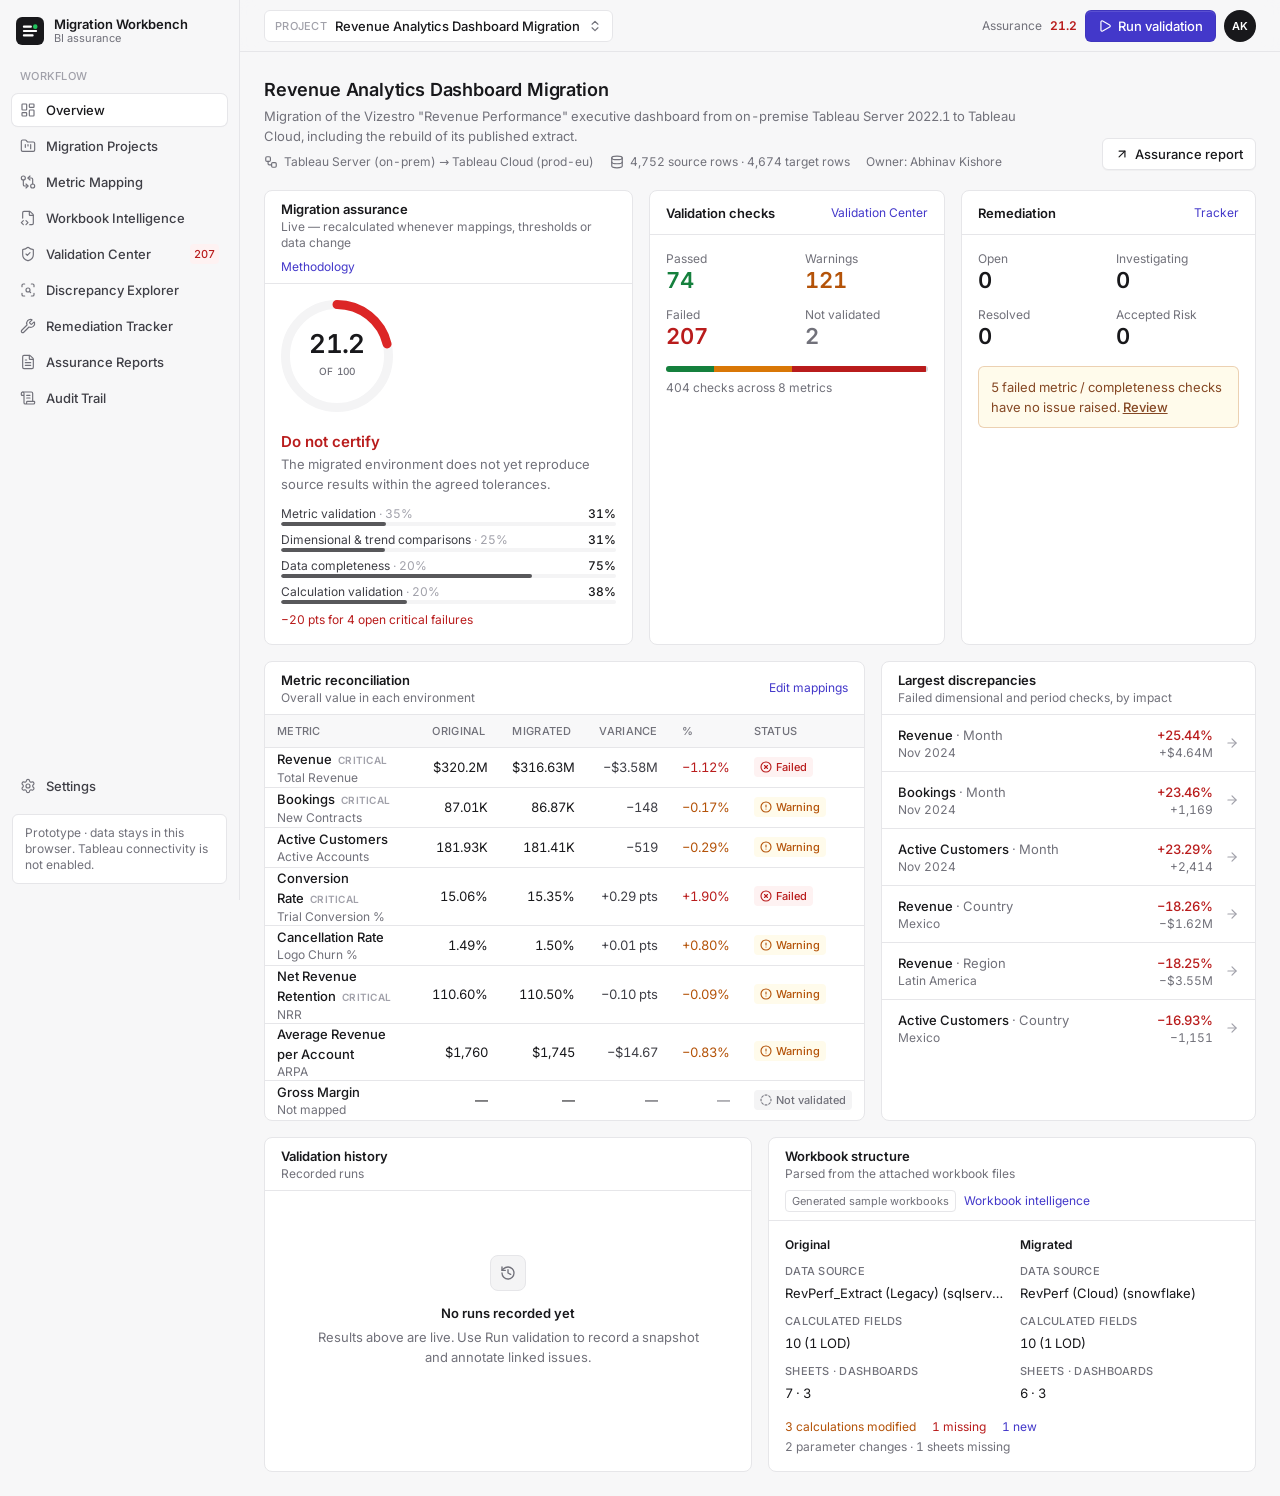
<file: index.html>
<!doctype html>
<html lang="en">
  <head>
    <meta charset="UTF-8" />
    <link rel="icon" type="image/svg+xml" href="./favicon.svg" />
    <meta name="viewport" content="width=device-width, initial-scale=1.0" />
    <title>Migration Workbench</title>
    <script type="module" crossorigin src="./assets/index-CftyqOjY.js"></script>
    <link rel="modulepreload" crossorigin href="./assets/pdf-DW7neZGI.js">
    <link rel="modulepreload" crossorigin href="./assets/charts-BoJZPY26.js">
    <link rel="stylesheet" crossorigin href="./assets/index-DvLOcFh3.css">
  </head>
  <body>
    <div id="root"></div>
  </body>
</html>
</file>
<file: assets/index-DvLOcFh3.css>
@font-face{font-family:Inter Variable;font-style:normal;font-display:swap;font-weight:100 900;src:url(./inter-cyrillic-ext-wght-normal-BOeWTOD4.woff2) format("woff2-variations");unicode-range:U+0460-052F,U+1C80-1C8A,U+20B4,U+2DE0-2DFF,U+A640-A69F,U+FE2E-FE2F}@font-face{font-family:Inter Variable;font-style:normal;font-display:swap;font-weight:100 900;src:url(./inter-cyrillic-wght-normal-DqGufNeO.woff2) format("woff2-variations");unicode-range:U+0301,U+0400-045F,U+0490-0491,U+04B0-04B1,U+2116}@font-face{font-family:Inter Variable;font-style:normal;font-display:swap;font-weight:100 900;src:url(./inter-greek-ext-wght-normal-DlzME5K_.woff2) format("woff2-variations");unicode-range:U+1F00-1FFF}@font-face{font-family:Inter Variable;font-style:normal;font-display:swap;font-weight:100 900;src:url(./inter-greek-wght-normal-CkhJZR-_.woff2) format("woff2-variations");unicode-range:U+0370-0377,U+037A-037F,U+0384-038A,U+038C,U+038E-03A1,U+03A3-03FF}@font-face{font-family:Inter Variable;font-style:normal;font-display:swap;font-weight:100 900;src:url(./inter-vietnamese-wght-normal-CBcvBZtf.woff2) format("woff2-variations");unicode-range:U+0102-0103,U+0110-0111,U+0128-0129,U+0168-0169,U+01A0-01A1,U+01AF-01B0,U+0300-0301,U+0303-0304,U+0308-0309,U+0323,U+0329,U+1EA0-1EF9,U+20AB}@font-face{font-family:Inter Variable;font-style:normal;font-display:swap;font-weight:100 900;src:url(./inter-latin-ext-wght-normal-DO1Apj_S.woff2) format("woff2-variations");unicode-range:U+0100-02BA,U+02BD-02C5,U+02C7-02CC,U+02CE-02D7,U+02DD-02FF,U+0304,U+0308,U+0329,U+1D00-1DBF,U+1E00-1E9F,U+1EF2-1EFF,U+2020,U+20A0-20AB,U+20AD-20C0,U+2113,U+2C60-2C7F,U+A720-A7FF}@font-face{font-family:Inter Variable;font-style:normal;font-display:swap;font-weight:100 900;src:url(./inter-latin-wght-normal-Dx4kXJAl.woff2) format("woff2-variations");unicode-range:U+0000-00FF,U+0131,U+0152-0153,U+02BB-02BC,U+02C6,U+02DA,U+02DC,U+0304,U+0308,U+0329,U+2000-206F,U+20AC,U+2122,U+2191,U+2193,U+2212,U+2215,U+FEFF,U+FFFD}@layer properties{@supports (((-webkit-hyphens:none)) and (not (margin-trim:block))) or ((-moz-orient:inline) and (not (color:rgb(from red r g b)))){*,:before,:after,::backdrop{--tw-translate-x:0;--tw-translate-y:0;--tw-translate-z:0;--tw-rotate-x:initial;--tw-rotate-y:initial;--tw-rotate-z:initial;--tw-skew-x:initial;--tw-skew-y:initial;--tw-space-y-reverse:0;--tw-divide-y-reverse:0;--tw-border-style:solid;--tw-leading:initial;--tw-font-weight:initial;--tw-tracking:initial;--tw-ordinal:initial;--tw-slashed-zero:initial;--tw-numeric-figure:initial;--tw-numeric-spacing:initial;--tw-numeric-fraction:initial;--tw-shadow:0 0 #0000;--tw-shadow-color:initial;--tw-shadow-alpha:100%;--tw-inset-shadow:0 0 #0000;--tw-inset-shadow-color:initial;--tw-inset-shadow-alpha:100%;--tw-ring-color:initial;--tw-ring-shadow:0 0 #0000;--tw-inset-ring-color:initial;--tw-inset-ring-shadow:0 0 #0000;--tw-ring-inset:initial;--tw-ring-offset-width:0px;--tw-ring-offset-color:#fff;--tw-ring-offset-shadow:0 0 #0000;--tw-outline-style:solid;--tw-blur:initial;--tw-brightness:initial;--tw-contrast:initial;--tw-grayscale:initial;--tw-hue-rotate:initial;--tw-invert:initial;--tw-opacity:initial;--tw-saturate:initial;--tw-sepia:initial;--tw-drop-shadow:initial;--tw-drop-shadow-color:initial;--tw-drop-shadow-alpha:100%;--tw-drop-shadow-size:initial;--tw-backdrop-blur:initial;--tw-backdrop-brightness:initial;--tw-backdrop-contrast:initial;--tw-backdrop-grayscale:initial;--tw-backdrop-hue-rotate:initial;--tw-backdrop-invert:initial;--tw-backdrop-opacity:initial;--tw-backdrop-saturate:initial;--tw-backdrop-sepia:initial;--tw-ease:initial}}}@layer theme{:root,:host{--font-sans:"Inter Variable", ui-sans-serif, system-ui, -apple-system, "Segoe UI", sans-serif;--font-mono:ui-monospace, "JetBrains Mono", "Cascadia Code", Consolas, monospace;--color-black:#000;--color-white:#fff;--spacing:.25rem;--container-xs:20rem;--container-sm:24rem;--container-md:28rem;--container-xl:36rem;--container-2xl:42rem;--container-3xl:48rem;--text-xs:.75rem;--text-xs--line-height:calc(1 / .75);--text-lg:1.125rem;--text-lg--line-height:calc(1.75 / 1.125);--text-xl:1.25rem;--text-xl--line-height:calc(1.75 / 1.25);--font-weight-normal:400;--font-weight-medium:500;--font-weight-semibold:600;--tracking-tight:-.025em;--tracking-normal:0em;--tracking-wide:.025em;--leading-tight:1.25;--radius-sm:.25rem;--radius-md:.375rem;--radius-lg:.5rem;--ease-in:cubic-bezier(.4, 0, 1, 1);--ease-out:cubic-bezier(0, 0, .2, 1);--ease-in-out:cubic-bezier(.4, 0, .2, 1);--animate-spin:spin 1s linear infinite;--default-transition-duration:.15s;--default-transition-timing-function:cubic-bezier(.4, 0, .2, 1);--default-font-family:var(--font-sans);--default-mono-font-family:var(--font-mono);--color-canvas:#f7f7f8;--color-surface:#fff;--color-subtle:#f4f4f5;--color-line:#e6e6e9;--color-line-strong:#d4d4d8;--color-ink:#18181b;--color-ink-2:#3f3f46;--color-muted:#71717a;--color-faint:#a1a1aa;--color-accent:#4338ca;--color-accent-hover:#3730a3;--color-accent-soft:#eef0fd;--color-pass:#15803d;--color-pass-soft:#ecfdf3;--color-warn:#b45309;--color-warn-soft:#fffbeb;--color-fail:#b91c1c;--color-fail-soft:#fef2f2;--color-none:#71717a;--color-none-soft:#f4f4f5}}@layer base{*,:after,:before,::backdrop{box-sizing:border-box;border:0 solid;margin:0;padding:0}::file-selector-button{box-sizing:border-box;border:0 solid;margin:0;padding:0}html,:host{-webkit-text-size-adjust:100%;tab-size:4;line-height:1.5;font-family:var(--default-font-family,-apple-system, BlinkMacSystemFont, "Segoe UI", Roboto, "Helvetica Neue", "Noto Sans", Arial, sans-serif, "Apple Color Emoji", "Segoe UI Emoji", "Segoe UI Symbol", "Noto Color Emoji");font-feature-settings:var(--default-font-feature-settings,normal);font-variation-settings:var(--default-font-variation-settings,normal);-webkit-tap-highlight-color:transparent}hr{height:0;color:inherit;border-top-width:1px}abbr:where([title]){-webkit-text-decoration:underline dotted;text-decoration:underline dotted}h1,h2,h3,h4,h5,h6{font-size:inherit;font-weight:inherit}a{color:inherit;-webkit-text-decoration:inherit;text-decoration:inherit}b,strong{font-weight:bolder}code,kbd,samp,pre{font-family:var(--default-mono-font-family,ui-monospace, SFMono-Regular, Menlo, Monaco, Consolas, "Liberation Mono", "Courier New", monospace);font-feature-settings:var(--default-mono-font-feature-settings,normal);font-variation-settings:var(--default-mono-font-variation-settings,normal);font-size:1em}small{font-size:80%}sub,sup{vertical-align:baseline;font-size:75%;line-height:0;position:relative}sub{bottom:-.25em}sup{top:-.5em}table{text-indent:0;border-color:inherit;border-collapse:collapse}:-moz-focusring:where(:not(iframe)){outline:auto}progress{vertical-align:baseline}summary{display:list-item}ol,ul,menu{list-style:none}img,svg,video,canvas,audio,iframe,embed,object{vertical-align:middle;display:block}img,video{max-width:100%;height:auto}button,input,select,optgroup,textarea{font:inherit;font-feature-settings:inherit;font-variation-settings:inherit;letter-spacing:inherit;color:inherit;opacity:1;background-color:#0000;border-radius:0}::file-selector-button{font:inherit;font-feature-settings:inherit;font-variation-settings:inherit;letter-spacing:inherit;color:inherit;opacity:1;background-color:#0000;border-radius:0}:where(select:is([multiple],[size])) optgroup{font-weight:bolder}:where(select:is([multiple],[size])) optgroup option{padding-inline-start:20px}::file-selector-button{margin-inline-end:4px}::placeholder{opacity:1}@supports (not ((-webkit-appearance:-apple-pay-button))) or (contain-intrinsic-size:1px){::placeholder{color:currentColor}@supports (color:color-mix(in lab,red,red)){::placeholder{color:color-mix(in oklab,currentcolor 50%,transparent)}}}textarea{resize:vertical}::-webkit-search-decoration{-webkit-appearance:none}::-webkit-date-and-time-value{min-height:1lh;text-align:inherit}::-webkit-datetime-edit{display:inline-flex}::-webkit-datetime-edit-fields-wrapper{padding:0}::-webkit-datetime-edit{padding-block:0}::-webkit-datetime-edit-year-field{padding-block:0}::-webkit-datetime-edit-month-field{padding-block:0}::-webkit-datetime-edit-day-field{padding-block:0}::-webkit-datetime-edit-hour-field{padding-block:0}::-webkit-datetime-edit-minute-field{padding-block:0}::-webkit-datetime-edit-second-field{padding-block:0}::-webkit-datetime-edit-millisecond-field{padding-block:0}::-webkit-datetime-edit-meridiem-field{padding-block:0}::-webkit-calendar-picker-indicator{line-height:1}:-moz-ui-invalid{box-shadow:none}button,input:where([type=button],[type=reset],[type=submit]){appearance:button}::file-selector-button{appearance:button}::-webkit-inner-spin-button{height:auto}::-webkit-outer-spin-button{height:auto}[hidden]:where(:not([hidden=until-found])){display:none!important}html{-webkit-font-smoothing:antialiased;text-rendering:optimizelegibility}body{background-color:var(--color-canvas);--tw-leading:calc(var(--spacing) * 5);font-size:13px;line-height:calc(var(--spacing) * 5);color:var(--color-ink);font-feature-settings:"cv11","ss01","tnum"}:focus-visible{outline:2px solid var(--color-accent);outline-offset:1px;border-radius:4px}::selection{background:#c7d2fe}input,select,textarea,button{font:inherit}main .grid>*,main .flex>*{min-width:0}}@layer components{.field{height:calc(var(--spacing) * 8);border-radius:var(--radius-md);border-style:var(--tw-border-style);border-width:1px;border-color:var(--color-line);background-color:var(--color-surface);width:100%;padding-inline:calc(var(--spacing) * 2.5);color:var(--color-ink);transition-property:color,background-color,border-color,outline-color,text-decoration-color,fill,stroke,--tw-gradient-from,--tw-gradient-via,--tw-gradient-to;transition-timing-function:var(--tw-ease,var(--default-transition-timing-function));transition-duration:var(--tw-duration,var(--default-transition-duration));font-size:13px}.field::placeholder{color:var(--color-faint)}@media(hover:hover){.field:hover{border-color:var(--color-line-strong)}}.field:focus{border-color:var(--color-accent);--tw-ring-shadow:var(--tw-ring-inset, ) 0 0 0 calc(2px + var(--tw-ring-offset-width)) var(--tw-ring-color,currentcolor);box-shadow:var(--tw-inset-shadow),var(--tw-inset-ring-shadow),var(--tw-ring-offset-shadow),var(--tw-ring-shadow),var(--tw-shadow);--tw-ring-color:#4338ca26}@supports (color:color-mix(in lab,red,red)){.field:focus{--tw-ring-color:color-mix(in oklab, var(--color-accent) 15%, transparent)}}.field:focus{outline-color:var(--color-none);--tw-outline-style:none;outline-style:none}.field:disabled{cursor:not-allowed;background-color:var(--color-subtle);color:var(--color-muted)}textarea.field{height:auto;padding-block:calc(var(--spacing) * 2);--tw-leading:calc(var(--spacing) * 5);line-height:calc(var(--spacing) * 5)}select.field{appearance:none;padding-right:calc(var(--spacing) * 7);background-image:url("data:image/svg+xml,%3Csvg xmlns='http://www.w3.org/2000/svg' width='12' height='12' fill='none' stroke='%2371717a' stroke-width='1.5'%3E%3Cpath d='m3 4.5 3 3 3-3'/%3E%3C/svg%3E");background-position:right 8px center;background-repeat:no-repeat}.label{margin-bottom:var(--spacing);font-size:var(--text-xs);line-height:var(--tw-leading,var(--text-xs--line-height));--tw-font-weight:var(--font-weight-medium);font-weight:var(--font-weight-medium);color:var(--color-ink-2);display:block}.hint{margin-top:var(--spacing);font-size:var(--text-xs);line-height:var(--tw-leading,var(--text-xs--line-height));color:var(--color-muted)}.table{border-collapse:collapse;width:100%;font-size:13px}.table th{height:calc(var(--spacing) * 8);border-bottom-style:var(--tw-border-style);border-bottom-width:1px;border-color:var(--color-line);background-color:#f4f4f599}@supports (color:color-mix(in lab,red,red)){.table th{background-color:color-mix(in oklab,var(--color-subtle) 60%,transparent)}}.table th{padding-inline:calc(var(--spacing) * 3);text-align:left;--tw-font-weight:var(--font-weight-medium);font-size:11px;font-weight:var(--font-weight-medium);--tw-tracking:var(--tracking-wide);letter-spacing:var(--tracking-wide);white-space:nowrap;color:var(--color-muted);text-transform:uppercase}.table td{height:calc(var(--spacing) * 10);border-bottom-style:var(--tw-border-style);border-bottom-width:1px;border-color:var(--color-line);padding-inline:calc(var(--spacing) * 3);vertical-align:middle}.table tbody tr:last-child td{border-bottom-style:var(--tw-border-style);border-bottom-width:0}.table tbody tr.row-link{cursor:pointer}@media(hover:hover){.table tbody tr.row-link:hover{background-color:#f4f4f5b3}@supports (color:color-mix(in lab,red,red)){.table tbody tr.row-link:hover{background-color:color-mix(in oklab,var(--color-subtle) 70%,transparent)}}}.num{text-align:right;white-space:nowrap;font-variant-numeric:tabular-nums}.kbd{border-style:var(--tw-border-style);border-width:1px;border-color:var(--color-line);background-color:var(--color-subtle);padding-inline:var(--spacing);font-family:var(--font-mono);color:var(--color-muted);border-radius:.25rem;font-size:11px}}@layer utilities{.pointer-events-auto{pointer-events:auto}.pointer-events-none{pointer-events:none}.collapse{visibility:collapse}.invisible{visibility:hidden}.visible{visibility:visible}.absolute{position:absolute}.fixed{position:fixed}.relative{position:relative}.static{position:static}.sticky{position:sticky}.inset-0{inset:0}.inset-y-0{inset-block:0}.top-0{top:0}.top-0\.5{top:calc(var(--spacing) * .5)}.top-1\.5{top:calc(var(--spacing) * 1.5)}.top-1\/2{top:50%}.right-0{right:0}.right-2{right:calc(var(--spacing) * 2)}.right-2\.5{right:calc(var(--spacing) * 2.5)}.right-4{right:calc(var(--spacing) * 4)}.bottom-4{bottom:calc(var(--spacing) * 4)}.-left-\[21px\]{left:-21px}.left-0{left:0}.left-0\.5{left:calc(var(--spacing) * .5)}.left-2\.5{left:calc(var(--spacing) * 2.5)}.left-3\.5{left:calc(var(--spacing) * 3.5)}.z-20{z-index:20}.z-30{z-index:30}.z-40{z-index:40}.z-50{z-index:50}.z-\[60\]{z-index:60}.col-span-2{grid-column:span 2/span 2}.container{width:100%}@media(min-width:40rem){.container{max-width:40rem}}@media(min-width:48rem){.container{max-width:48rem}}@media(min-width:64rem){.container{max-width:64rem}}@media(min-width:80rem){.container{max-width:80rem}}@media(min-width:96rem){.container{max-width:96rem}}.-m-1{margin:calc(var(--spacing) * -1)}.m-1{margin:var(--spacing)}.mx-auto{margin-inline:auto}.my-1{margin-block:var(--spacing)}.mt-0\.5{margin-top:calc(var(--spacing) * .5)}.mt-1{margin-top:var(--spacing)}.mt-1\.5{margin-top:calc(var(--spacing) * 1.5)}.mt-2{margin-top:calc(var(--spacing) * 2)}.mt-3{margin-top:calc(var(--spacing) * 3)}.mt-4{margin-top:calc(var(--spacing) * 4)}.mt-5{margin-top:calc(var(--spacing) * 5)}.mt-6{margin-top:calc(var(--spacing) * 6)}.mt-8{margin-top:calc(var(--spacing) * 8)}.mt-10{margin-top:calc(var(--spacing) * 10)}.mt-auto{margin-top:auto}.mr-2{margin-right:calc(var(--spacing) * 2)}.mr-auto{margin-right:auto}.-mb-px{margin-bottom:-1px}.mb-1\.5{margin-bottom:calc(var(--spacing) * 1.5)}.mb-2{margin-bottom:calc(var(--spacing) * 2)}.mb-3{margin-bottom:calc(var(--spacing) * 3)}.mb-4{margin-bottom:calc(var(--spacing) * 4)}.mb-5{margin-bottom:calc(var(--spacing) * 5)}.ml-1{margin-left:var(--spacing)}.ml-1\.5{margin-left:calc(var(--spacing) * 1.5)}.ml-auto{margin-left:auto}.line-clamp-2{-webkit-line-clamp:2;-webkit-box-orient:vertical;display:-webkit-box;overflow:hidden}.line-clamp-3{-webkit-line-clamp:3;-webkit-box-orient:vertical;display:-webkit-box;overflow:hidden}.block{display:block}.contents{display:contents}.flex{display:flex}.flow-root{display:flow-root}.grid{display:grid}.hidden{display:none}.inline{display:inline}.inline-block{display:inline-block}.inline-flex{display:inline-flex}.inline-grid{display:inline-grid}.inline-table{display:inline-table}.list-item{display:list-item}.table{display:table}.table\!{display:table!important}.table-caption{display:table-caption}.table-cell{display:table-cell}.table-column{display:table-column}.table-column-group{display:table-column-group}.table-footer-group{display:table-footer-group}.table-header-group{display:table-header-group}.table-row{display:table-row}.table-row-group{display:table-row-group}.size-1\.5{width:calc(var(--spacing) * 1.5);height:calc(var(--spacing) * 1.5)}.size-2{width:calc(var(--spacing) * 2);height:calc(var(--spacing) * 2)}.size-2\.5{width:calc(var(--spacing) * 2.5);height:calc(var(--spacing) * 2.5)}.size-3{width:calc(var(--spacing) * 3);height:calc(var(--spacing) * 3)}.size-3\.5{width:calc(var(--spacing) * 3.5);height:calc(var(--spacing) * 3.5)}.size-4{width:calc(var(--spacing) * 4);height:calc(var(--spacing) * 4)}.size-4\.5{width:calc(var(--spacing) * 4.5);height:calc(var(--spacing) * 4.5)}.size-7{width:calc(var(--spacing) * 7);height:calc(var(--spacing) * 7)}.size-8{width:calc(var(--spacing) * 8);height:calc(var(--spacing) * 8)}.size-9{width:calc(var(--spacing) * 9);height:calc(var(--spacing) * 9)}.h-0\.5{height:calc(var(--spacing) * .5)}.h-1{height:var(--spacing)}.h-1\.5{height:calc(var(--spacing) * 1.5)}.h-4{height:calc(var(--spacing) * 4)}.h-5{height:calc(var(--spacing) * 5)}.h-6{height:calc(var(--spacing) * 6)}.h-7{height:calc(var(--spacing) * 7)}.h-8{height:calc(var(--spacing) * 8)}.h-9{height:calc(var(--spacing) * 9)}.h-13{height:calc(var(--spacing) * 13)}.h-44{height:calc(var(--spacing) * 44)}.h-60{height:calc(var(--spacing) * 60)}.h-72{height:calc(var(--spacing) * 72)}.h-auto{height:auto}.h-full{height:100%}.max-h-60{max-height:calc(var(--spacing) * 60)}.max-h-64{max-height:calc(var(--spacing) * 64)}.max-h-72{max-height:calc(var(--spacing) * 72)}.max-h-80{max-height:calc(var(--spacing) * 80)}.max-h-\[60vh\]{max-height:60vh}.max-h-\[70vh\]{max-height:70vh}.min-h-11{min-height:calc(var(--spacing) * 11)}.min-h-\[120px\]{min-height:120px}.min-h-screen{min-height:100vh}.w-0{width:0}.w-4{width:calc(var(--spacing) * 4)}.w-6{width:calc(var(--spacing) * 6)}.w-7{width:calc(var(--spacing) * 7)}.w-9{width:calc(var(--spacing) * 9)}.w-12{width:calc(var(--spacing) * 12)}.w-36{width:calc(var(--spacing) * 36)}.w-44{width:calc(var(--spacing) * 44)}.w-52{width:calc(var(--spacing) * 52)}.w-56{width:calc(var(--spacing) * 56)}.w-60{width:calc(var(--spacing) * 60)}.w-64{width:calc(var(--spacing) * 64)}.w-72{width:calc(var(--spacing) * 72)}.w-\[min\(340px\,60vw\)\]{width:min(340px,60vw)}.w-\[min\(380px\,calc\(100vw-32px\)\)\]{width:min(380px,100vw - 32px)}.w-full{width:100%}.max-w-2xl{max-width:var(--container-2xl)}.max-w-3xl{max-width:var(--container-3xl)}.max-w-\[180px\]{max-width:180px}.max-w-\[220px\]{max-width:220px}.max-w-\[240px\]{max-width:240px}.max-w-\[260px\]{max-width:260px}.max-w-\[280px\]{max-width:280px}.max-w-\[320px\]{max-width:320px}.max-w-\[340px\]{max-width:340px}.max-w-\[380px\]{max-width:380px}.max-w-\[420px\]{max-width:420px}.max-w-\[520px\]{max-width:520px}.max-w-\[900px\]{max-width:900px}.max-w-\[1400px\]{max-width:1400px}.max-w-\[min\(360px\,55vw\)\]{max-width:min(360px,55vw)}.max-w-full{max-width:100%}.max-w-md{max-width:var(--container-md)}.max-w-sm{max-width:var(--container-sm)}.max-w-xl{max-width:var(--container-xl)}.max-w-xs{max-width:var(--container-xs)}.min-w-0{min-width:0}.min-w-\[72px\]{min-width:72px}.min-w-\[120px\]{min-width:120px}.min-w-\[160px\]{min-width:160px}.min-w-\[220px\]{min-width:220px}.min-w-\[240px\]{min-width:240px}.flex-1{flex:1}.shrink-0{flex-shrink:0}.-translate-y-1\/2{--tw-translate-y: -50% ;translate:var(--tw-translate-x) var(--tw-translate-y)}.-rotate-90{rotate:-90deg}.transform{transform:var(--tw-rotate-x, ) var(--tw-rotate-y, ) var(--tw-rotate-z, ) var(--tw-skew-x, ) var(--tw-skew-y, )}.transform\!{transform:var(--tw-rotate-x, ) var(--tw-rotate-y, ) var(--tw-rotate-z, ) var(--tw-skew-x, ) var(--tw-skew-y, )!important}.animate-spin{animation:var(--animate-spin)}.cursor-pointer{cursor:pointer}.resize{resize:both}.scroll-mt-20{scroll-margin-top:calc(var(--spacing) * 20)}.list-disc{list-style-type:disc}.grid-cols-2{grid-template-columns:repeat(2,minmax(0,1fr))}.grid-cols-3{grid-template-columns:repeat(3,minmax(0,1fr))}.grid-cols-\[1fr_auto\]{grid-template-columns:1fr auto}.grid-cols-\[140px_1fr\]{grid-template-columns:140px 1fr}.flex-col{flex-direction:column}.flex-wrap{flex-wrap:wrap}.items-center{align-items:center}.items-end{align-items:flex-end}.items-start{align-items:flex-start}.justify-between{justify-content:space-between}.justify-center{justify-content:center}.justify-end{justify-content:flex-end}.gap-0\.5{gap:calc(var(--spacing) * .5)}.gap-1{gap:var(--spacing)}.gap-1\.5{gap:calc(var(--spacing) * 1.5)}.gap-2{gap:calc(var(--spacing) * 2)}.gap-2\.5{gap:calc(var(--spacing) * 2.5)}.gap-3{gap:calc(var(--spacing) * 3)}.gap-4{gap:calc(var(--spacing) * 4)}.gap-5{gap:calc(var(--spacing) * 5)}.gap-6{gap:calc(var(--spacing) * 6)}.gap-10{gap:calc(var(--spacing) * 10)}:where(.space-y-0\.5>:not(:last-child)){--tw-space-y-reverse:0;margin-block-start:calc(calc(var(--spacing) * .5) * var(--tw-space-y-reverse));margin-block-end:calc(calc(var(--spacing) * .5) * calc(1 - var(--tw-space-y-reverse)))}:where(.space-y-1>:not(:last-child)){--tw-space-y-reverse:0;margin-block-start:calc(var(--spacing) * var(--tw-space-y-reverse));margin-block-end:calc(var(--spacing) * calc(1 - var(--tw-space-y-reverse)))}:where(.space-y-1\.5>:not(:last-child)){--tw-space-y-reverse:0;margin-block-start:calc(calc(var(--spacing) * 1.5) * var(--tw-space-y-reverse));margin-block-end:calc(calc(var(--spacing) * 1.5) * calc(1 - var(--tw-space-y-reverse)))}:where(.space-y-2>:not(:last-child)){--tw-space-y-reverse:0;margin-block-start:calc(calc(var(--spacing) * 2) * var(--tw-space-y-reverse));margin-block-end:calc(calc(var(--spacing) * 2) * calc(1 - var(--tw-space-y-reverse)))}:where(.space-y-3>:not(:last-child)){--tw-space-y-reverse:0;margin-block-start:calc(calc(var(--spacing) * 3) * var(--tw-space-y-reverse));margin-block-end:calc(calc(var(--spacing) * 3) * calc(1 - var(--tw-space-y-reverse)))}:where(.space-y-5>:not(:last-child)){--tw-space-y-reverse:0;margin-block-start:calc(calc(var(--spacing) * 5) * var(--tw-space-y-reverse));margin-block-end:calc(calc(var(--spacing) * 5) * calc(1 - var(--tw-space-y-reverse)))}.gap-x-2\.5{column-gap:calc(var(--spacing) * 2.5)}.gap-x-3{column-gap:calc(var(--spacing) * 3)}.gap-x-4{column-gap:calc(var(--spacing) * 4)}.gap-x-6{column-gap:calc(var(--spacing) * 6)}.gap-x-8{column-gap:calc(var(--spacing) * 8)}.gap-y-0\.5{row-gap:calc(var(--spacing) * .5)}.gap-y-1{row-gap:var(--spacing)}.gap-y-2{row-gap:calc(var(--spacing) * 2)}.gap-y-3{row-gap:calc(var(--spacing) * 3)}.gap-y-4{row-gap:calc(var(--spacing) * 4)}:where(.divide-y>:not(:last-child)){--tw-divide-y-reverse:0;border-bottom-style:var(--tw-border-style);border-top-style:var(--tw-border-style);border-top-width:calc(1px * var(--tw-divide-y-reverse));border-bottom-width:calc(1px * calc(1 - var(--tw-divide-y-reverse)))}:where(.divide-line>:not(:last-child)){border-color:var(--color-line)}.self-center{align-self:center}.self-end{align-self:flex-end}.self-start{align-self:flex-start}.truncate{text-overflow:ellipsis;white-space:nowrap;overflow:hidden}.overflow-auto{overflow:auto}.overflow-hidden{overflow:hidden}.overflow-x-auto{overflow-x:auto}.overflow-y-auto{overflow-y:auto}.rounded{border-radius:.25rem}.rounded-full{border-radius:2147483647px}.rounded-lg{border-radius:var(--radius-lg)}.rounded-md{border-radius:var(--radius-md)}.rounded-sm{border-radius:var(--radius-sm)}.border{border-style:var(--tw-border-style);border-width:1px}.border-2{border-style:var(--tw-border-style);border-width:2px}.border-t{border-top-style:var(--tw-border-style);border-top-width:1px}.border-t-2{border-top-style:var(--tw-border-style);border-top-width:2px}.border-r{border-right-style:var(--tw-border-style);border-right-width:1px}.border-b{border-bottom-style:var(--tw-border-style);border-bottom-width:1px}.border-b-2{border-bottom-style:var(--tw-border-style);border-bottom-width:2px}.border-l{border-left-style:var(--tw-border-style);border-left-width:1px}.border-dashed{--tw-border-style:dashed;border-style:dashed}.border-accent{border-color:var(--color-accent)}.border-accent-hover\/30{border-color:#3730a34d}@supports (color:color-mix(in lab,red,red)){.border-accent-hover\/30{border-color:color-mix(in oklab,var(--color-accent-hover) 30%,transparent)}}.border-accent\/40{border-color:#4338ca66}@supports (color:color-mix(in lab,red,red)){.border-accent\/40{border-color:color-mix(in oklab,var(--color-accent) 40%,transparent)}}.border-fail\/25{border-color:#b91c1c40}@supports (color:color-mix(in lab,red,red)){.border-fail\/25{border-color:color-mix(in oklab,var(--color-fail) 25%,transparent)}}.border-fail\/30{border-color:#b91c1c4d}@supports (color:color-mix(in lab,red,red)){.border-fail\/30{border-color:color-mix(in oklab,var(--color-fail) 30%,transparent)}}.border-fail\/40{border-color:#b91c1c66}@supports (color:color-mix(in lab,red,red)){.border-fail\/40{border-color:color-mix(in oklab,var(--color-fail) 40%,transparent)}}.border-ink{border-color:var(--color-ink)}.border-line{border-color:var(--color-line)}.border-line-strong{border-color:var(--color-line-strong)}.border-pass\/25{border-color:#15803d40}@supports (color:color-mix(in lab,red,red)){.border-pass\/25{border-color:color-mix(in oklab,var(--color-pass) 25%,transparent)}}.border-pass\/30{border-color:#15803d4d}@supports (color:color-mix(in lab,red,red)){.border-pass\/30{border-color:color-mix(in oklab,var(--color-pass) 30%,transparent)}}.border-pass\/40{border-color:#15803d66}@supports (color:color-mix(in lab,red,red)){.border-pass\/40{border-color:color-mix(in oklab,var(--color-pass) 40%,transparent)}}.border-transparent{border-color:#0000}.border-warn\/25{border-color:#b4530940}@supports (color:color-mix(in lab,red,red)){.border-warn\/25{border-color:color-mix(in oklab,var(--color-warn) 25%,transparent)}}.border-warn\/30{border-color:#b453094d}@supports (color:color-mix(in lab,red,red)){.border-warn\/30{border-color:color-mix(in oklab,var(--color-warn) 30%,transparent)}}.border-warn\/40{border-color:#b4530966}@supports (color:color-mix(in lab,red,red)){.border-warn\/40{border-color:color-mix(in oklab,var(--color-warn) 40%,transparent)}}.border-warn\/50{border-color:#b4530980}@supports (color:color-mix(in lab,red,red)){.border-warn\/50{border-color:color-mix(in oklab,var(--color-warn) 50%,transparent)}}.bg-\[\#d97706\]{background-color:#d97706}.bg-\[\#d97706\]\/70{background-color:#d97706b3}.bg-\[\#fff7ed\]{background-color:#fff7ed}.bg-accent{background-color:var(--color-accent)}.bg-accent-soft{background-color:var(--color-accent-soft)}.bg-black\/20{background-color:#0003}@supports (color:color-mix(in lab,red,red)){.bg-black\/20{background-color:color-mix(in oklab,var(--color-black) 20%,transparent)}}.bg-black\/25{background-color:#00000040}@supports (color:color-mix(in lab,red,red)){.bg-black\/25{background-color:color-mix(in oklab,var(--color-black) 25%,transparent)}}.bg-canvas{background-color:var(--color-canvas)}.bg-canvas\/90{background-color:#f7f7f8e6}@supports (color:color-mix(in lab,red,red)){.bg-canvas\/90{background-color:color-mix(in oklab,var(--color-canvas) 90%,transparent)}}.bg-fail{background-color:var(--color-fail)}.bg-fail-soft{background-color:var(--color-fail-soft)}.bg-fail\/70{background-color:#b91c1cb3}@supports (color:color-mix(in lab,red,red)){.bg-fail\/70{background-color:color-mix(in oklab,var(--color-fail) 70%,transparent)}}.bg-faint{background-color:var(--color-faint)}.bg-ink{background-color:var(--color-ink)}.bg-ink-2{background-color:var(--color-ink-2)}.bg-ink\/70{background-color:#18181bb3}@supports (color:color-mix(in lab,red,red)){.bg-ink\/70{background-color:color-mix(in oklab,var(--color-ink) 70%,transparent)}}.bg-line-strong{background-color:var(--color-line-strong)}.bg-none-soft{background-color:var(--color-none-soft)}.bg-pass{background-color:var(--color-pass)}.bg-pass-soft{background-color:var(--color-pass-soft)}.bg-subtle{background-color:var(--color-subtle)}.bg-subtle\/50{background-color:#f4f4f580}@supports (color:color-mix(in lab,red,red)){.bg-subtle\/50{background-color:color-mix(in oklab,var(--color-subtle) 50%,transparent)}}.bg-subtle\/60{background-color:#f4f4f599}@supports (color:color-mix(in lab,red,red)){.bg-subtle\/60{background-color:color-mix(in oklab,var(--color-subtle) 60%,transparent)}}.bg-subtle\/70{background-color:#f4f4f5b3}@supports (color:color-mix(in lab,red,red)){.bg-subtle\/70{background-color:color-mix(in oklab,var(--color-subtle) 70%,transparent)}}.bg-surface{background-color:var(--color-surface)}.bg-warn-soft{background-color:var(--color-warn-soft)}.bg-white{background-color:var(--color-white)}.p-0\.5{padding:calc(var(--spacing) * .5)}.p-1{padding:var(--spacing)}.p-1\.5{padding:calc(var(--spacing) * 1.5)}.p-2{padding:calc(var(--spacing) * 2)}.p-3{padding:calc(var(--spacing) * 3)}.p-4{padding:calc(var(--spacing) * 4)}.p-5{padding:calc(var(--spacing) * 5)}.px-0{padding-inline:0}.px-1{padding-inline:var(--spacing)}.px-1\.5{padding-inline:calc(var(--spacing) * 1.5)}.px-2{padding-inline:calc(var(--spacing) * 2)}.px-2\.5{padding-inline:calc(var(--spacing) * 2.5)}.px-3{padding-inline:calc(var(--spacing) * 3)}.px-4{padding-inline:calc(var(--spacing) * 4)}.px-5{padding-inline:calc(var(--spacing) * 5)}.px-6{padding-inline:calc(var(--spacing) * 6)}.py-0\.5{padding-block:calc(var(--spacing) * .5)}.py-1{padding-block:var(--spacing)}.py-1\.5{padding-block:calc(var(--spacing) * 1.5)}.py-2{padding-block:calc(var(--spacing) * 2)}.py-2\.5{padding-block:calc(var(--spacing) * 2.5)}.py-3{padding-block:calc(var(--spacing) * 3)}.py-3\.5{padding-block:calc(var(--spacing) * 3.5)}.py-4{padding-block:calc(var(--spacing) * 4)}.py-5{padding-block:calc(var(--spacing) * 5)}.py-6{padding-block:calc(var(--spacing) * 6)}.py-8{padding-block:calc(var(--spacing) * 8)}.py-12{padding-block:calc(var(--spacing) * 12)}.py-16{padding-block:calc(var(--spacing) * 16)}.pt-1\.5{padding-top:calc(var(--spacing) * 1.5)}.pt-4{padding-top:calc(var(--spacing) * 4)}.pt-\[12vh\]{padding-top:12vh}.pr-1{padding-right:var(--spacing)}.pr-4{padding-right:calc(var(--spacing) * 4)}.pr-10{padding-right:calc(var(--spacing) * 10)}.pr-12{padding-right:calc(var(--spacing) * 12)}.pb-1{padding-bottom:var(--spacing)}.pb-1\.5{padding-bottom:calc(var(--spacing) * 1.5)}.pl-2{padding-left:calc(var(--spacing) * 2)}.pl-4{padding-left:calc(var(--spacing) * 4)}.pl-5{padding-left:calc(var(--spacing) * 5)}.pl-8{padding-left:calc(var(--spacing) * 8)}.text-center{text-align:center}.text-left{text-align:left}.text-right{text-align:right}.align-top{vertical-align:top}.font-mono{font-family:var(--font-mono)}.text-lg{font-size:var(--text-lg);line-height:var(--tw-leading,var(--text-lg--line-height))}.text-xl{font-size:var(--text-xl);line-height:var(--tw-leading,var(--text-xl--line-height))}.text-xs{font-size:var(--text-xs);line-height:var(--tw-leading,var(--text-xs--line-height))}.text-\[9px\]{font-size:9px}.text-\[10px\]{font-size:10px}.text-\[11px\]{font-size:11px}.text-\[13px\]{font-size:13px}.text-\[14px\]{font-size:14px}.text-\[15px\]{font-size:15px}.text-\[17px\]{font-size:17px}.text-\[22px\]{font-size:22px}.text-\[26px\]{font-size:26px}.leading-5{--tw-leading:calc(var(--spacing) * 5);line-height:calc(var(--spacing) * 5)}.leading-none{--tw-leading:1;line-height:1}.leading-tight{--tw-leading:var(--leading-tight);line-height:var(--leading-tight)}.font-medium{--tw-font-weight:var(--font-weight-medium);font-weight:var(--font-weight-medium)}.font-normal{--tw-font-weight:var(--font-weight-normal);font-weight:var(--font-weight-normal)}.font-semibold{--tw-font-weight:var(--font-weight-semibold);font-weight:var(--font-weight-semibold)}.tracking-\[-0\.01em\]{--tw-tracking:-.01em;letter-spacing:-.01em}.tracking-\[0\.12em\]{--tw-tracking:.12em;letter-spacing:.12em}.tracking-normal{--tw-tracking:var(--tracking-normal);letter-spacing:var(--tracking-normal)}.tracking-tight{--tw-tracking:var(--tracking-tight);letter-spacing:var(--tracking-tight)}.tracking-wide{--tw-tracking:var(--tracking-wide);letter-spacing:var(--tracking-wide)}.break-words{overflow-wrap:break-word}.break-all{word-break:break-all}.whitespace-nowrap{white-space:nowrap}.whitespace-pre-wrap{white-space:pre-wrap}.text-\[\#7f1d1d\]{color:#7f1d1d}.text-\[\#7f1d1d\]\/80{color:#7f1d1dcc}.text-\[\#14532d\]{color:#14532d}.text-\[\#78350f\]{color:#78350f}.text-\[\#c2410c\]{color:#c2410c}.text-accent{color:var(--color-accent)}.text-fail{color:var(--color-fail)}.text-faint{color:var(--color-faint)}.text-ink{color:var(--color-ink)}.text-ink-2{color:var(--color-ink-2)}.text-muted{color:var(--color-muted)}.text-none{color:var(--color-none)}.text-pass{color:var(--color-pass)}.text-warn{color:var(--color-warn)}.text-white{color:var(--color-white)}.capitalize{text-transform:capitalize}.lowercase{text-transform:lowercase}.normal-case{text-transform:none}.uppercase{text-transform:uppercase}.italic{font-style:italic}.ordinal{--tw-ordinal:ordinal;font-variant-numeric:var(--tw-ordinal, ) var(--tw-slashed-zero, ) var(--tw-numeric-figure, ) var(--tw-numeric-spacing, ) var(--tw-numeric-fraction, )}.tnum{font-variant-numeric:tabular-nums}.line-through{text-decoration-line:line-through}.overline{text-decoration-line:overline}.underline{text-decoration-line:underline}.opacity-50{opacity:.5}.opacity-60{opacity:.6}.opacity-90{opacity:.9}.shadow{--tw-shadow:0 1px 3px 0 var(--tw-shadow-color,#0000001a), 0 1px 2px -1px var(--tw-shadow-color,#0000001a);box-shadow:var(--tw-inset-shadow),var(--tw-inset-ring-shadow),var(--tw-ring-offset-shadow),var(--tw-ring-shadow),var(--tw-shadow)}.shadow-\[0_0_0_1px_var\(--color-line\)\,0_1px_2px_rgb\(0_0_0\/0\.04\)\]{--tw-shadow:0 0 0 1px var(--tw-shadow-color,var(--color-line)), 0 1px 2px var(--tw-shadow-color,#0000000a);box-shadow:var(--tw-inset-shadow),var(--tw-inset-ring-shadow),var(--tw-ring-offset-shadow),var(--tw-ring-shadow),var(--tw-shadow)}.shadow-\[0_0_0_1px_var\(--color-line\)\]{--tw-shadow:0 0 0 1px var(--tw-shadow-color,var(--color-line));box-shadow:var(--tw-inset-shadow),var(--tw-inset-ring-shadow),var(--tw-ring-offset-shadow),var(--tw-ring-shadow),var(--tw-shadow)}.shadow-\[0_1px_1px_rgb\(0_0_0\/0\.03\)\]{--tw-shadow:0 1px 1px var(--tw-shadow-color,#00000008);box-shadow:var(--tw-inset-shadow),var(--tw-inset-ring-shadow),var(--tw-ring-offset-shadow),var(--tw-ring-shadow),var(--tw-shadow)}.shadow-\[0_1px_2px_rgb\(0_0_0\/0\.08\)\]{--tw-shadow:0 1px 2px var(--tw-shadow-color,#00000014);box-shadow:var(--tw-inset-shadow),var(--tw-inset-ring-shadow),var(--tw-ring-offset-shadow),var(--tw-ring-shadow),var(--tw-shadow)}.shadow-\[inset_0_1px_0_rgb\(255_255_255\/0\.12\)\]{--tw-shadow:inset 0 1px 0 var(--tw-shadow-color,#ffffff1f);box-shadow:var(--tw-inset-shadow),var(--tw-inset-ring-shadow),var(--tw-ring-offset-shadow),var(--tw-ring-shadow),var(--tw-shadow)}.shadow-pop{--tw-shadow:0 1px 2px var(--tw-shadow-color,#0000000a), 0 8px 24px -6px var(--tw-shadow-color,#0000001f);box-shadow:var(--tw-inset-shadow),var(--tw-inset-ring-shadow),var(--tw-ring-offset-shadow),var(--tw-ring-shadow),var(--tw-shadow)}.ring-2{--tw-ring-shadow:var(--tw-ring-inset, ) 0 0 0 calc(2px + var(--tw-ring-offset-width)) var(--tw-ring-color,currentcolor);box-shadow:var(--tw-inset-shadow),var(--tw-inset-ring-shadow),var(--tw-ring-offset-shadow),var(--tw-ring-shadow),var(--tw-shadow)}.ring-ink\/70{--tw-ring-color:#18181bb3}@supports (color:color-mix(in lab,red,red)){.ring-ink\/70{--tw-ring-color:color-mix(in oklab, var(--color-ink) 70%, transparent)}}.ring-surface{--tw-ring-color:var(--color-surface)}.\!outline{outline-style:var(--tw-outline-style)!important;outline-width:1px!important}.outline{outline-style:var(--tw-outline-style);outline-width:1px}.blur{--tw-blur:blur(8px);filter:var(--tw-blur, ) var(--tw-brightness, ) var(--tw-contrast, ) var(--tw-grayscale, ) var(--tw-hue-rotate, ) var(--tw-invert, ) var(--tw-saturate, ) var(--tw-sepia, ) var(--tw-drop-shadow, )}.invert{--tw-invert:invert(100%);filter:var(--tw-blur, ) var(--tw-brightness, ) var(--tw-contrast, ) var(--tw-grayscale, ) var(--tw-hue-rotate, ) var(--tw-invert, ) var(--tw-saturate, ) var(--tw-sepia, ) var(--tw-drop-shadow, )}.filter{filter:var(--tw-blur, ) var(--tw-brightness, ) var(--tw-contrast, ) var(--tw-grayscale, ) var(--tw-hue-rotate, ) var(--tw-invert, ) var(--tw-saturate, ) var(--tw-sepia, ) var(--tw-drop-shadow, )}.filter\!{filter:var(--tw-blur, ) var(--tw-brightness, ) var(--tw-contrast, ) var(--tw-grayscale, ) var(--tw-hue-rotate, ) var(--tw-invert, ) var(--tw-saturate, ) var(--tw-sepia, ) var(--tw-drop-shadow, )!important}.backdrop-blur{--tw-backdrop-blur:blur(8px);-webkit-backdrop-filter:var(--tw-backdrop-blur, ) var(--tw-backdrop-brightness, ) var(--tw-backdrop-contrast, ) var(--tw-backdrop-grayscale, ) var(--tw-backdrop-hue-rotate, ) var(--tw-backdrop-invert, ) var(--tw-backdrop-opacity, ) var(--tw-backdrop-saturate, ) var(--tw-backdrop-sepia, );backdrop-filter:var(--tw-backdrop-blur, ) var(--tw-backdrop-brightness, ) var(--tw-backdrop-contrast, ) var(--tw-backdrop-grayscale, ) var(--tw-backdrop-hue-rotate, ) var(--tw-backdrop-invert, ) var(--tw-backdrop-opacity, ) var(--tw-backdrop-saturate, ) var(--tw-backdrop-sepia, )}.transition{transition-property:color,background-color,border-color,outline-color,text-decoration-color,fill,stroke,--tw-gradient-from,--tw-gradient-via,--tw-gradient-to,opacity,box-shadow,transform,translate,scale,rotate,filter,-webkit-backdrop-filter,backdrop-filter,display,content-visibility,overlay,pointer-events;transition-timing-function:var(--tw-ease,var(--default-transition-timing-function));transition-duration:var(--tw-duration,var(--default-transition-duration))}.transition-all{transition-property:all;transition-timing-function:var(--tw-ease,var(--default-transition-timing-function));transition-duration:var(--tw-duration,var(--default-transition-duration))}.transition-colors{transition-property:color,background-color,border-color,outline-color,text-decoration-color,fill,stroke,--tw-gradient-from,--tw-gradient-via,--tw-gradient-to;transition-timing-function:var(--tw-ease,var(--default-transition-timing-function));transition-duration:var(--tw-duration,var(--default-transition-duration))}.transition-shadow{transition-property:box-shadow;transition-timing-function:var(--tw-ease,var(--default-transition-timing-function));transition-duration:var(--tw-duration,var(--default-transition-duration))}.ease-in{--tw-ease:var(--ease-in);transition-timing-function:var(--ease-in)}.ease-in-out{--tw-ease:var(--ease-in-out);transition-timing-function:var(--ease-in-out)}.ease-out{--tw-ease:var(--ease-out);transition-timing-function:var(--ease-out)}@media(hover:hover){:is(:where(.group):hover .group-hover\:text-ink){color:var(--color-ink)}:is(:where(.group):hover .group-hover\:text-ink-2){color:var(--color-ink-2)}}.last\:mb-0:last-child{margin-bottom:0}@media(hover:hover){.hover\:border-fail\/30:hover{border-color:#b91c1c4d}@supports (color:color-mix(in lab,red,red)){.hover\:border-fail\/30:hover{border-color:color-mix(in oklab,var(--color-fail) 30%,transparent)}}.hover\:border-line-strong:hover{border-color:var(--color-line-strong)}.hover\:bg-accent-hover:hover{background-color:var(--color-accent-hover)}.hover\:bg-black\/\[0\.04\]:hover{background-color:#0000000a}@supports (color:color-mix(in lab,red,red)){.hover\:bg-black\/\[0\.04\]:hover{background-color:color-mix(in oklab,var(--color-black) 4%,transparent)}}.hover\:bg-fail-soft:hover{background-color:var(--color-fail-soft)}.hover\:bg-subtle:hover{background-color:var(--color-subtle)}.hover\:bg-subtle\/70:hover{background-color:#f4f4f5b3}@supports (color:color-mix(in lab,red,red)){.hover\:bg-subtle\/70:hover{background-color:color-mix(in oklab,var(--color-subtle) 70%,transparent)}}.hover\:text-ink:hover{color:var(--color-ink)}.hover\:underline:hover{text-decoration-line:underline}}.disabled\:cursor-not-allowed:disabled{cursor:not-allowed}.disabled\:opacity-40:disabled{opacity:.4}.disabled\:opacity-50:disabled{opacity:.5}@media(min-width:40rem){.sm\:col-span-2{grid-column:span 2/span 2}.sm\:hidden{display:none}.sm\:inline{display:inline}.sm\:grid-cols-2{grid-template-columns:repeat(2,minmax(0,1fr))}.sm\:grid-cols-3{grid-template-columns:repeat(3,minmax(0,1fr))}.sm\:px-6{padding-inline:calc(var(--spacing) * 6)}.sm\:px-10{padding-inline:calc(var(--spacing) * 10)}}@media(min-width:48rem){.md\:flex{display:flex}.md\:grid-cols-2{grid-template-columns:repeat(2,minmax(0,1fr))}.md\:grid-cols-3{grid-template-columns:repeat(3,minmax(0,1fr))}}@media(min-width:64rem){.lg\:col-span-2{grid-column:span 2/span 2}.lg\:block{display:block}.lg\:hidden{display:none}.lg\:grid-cols-2{grid-template-columns:repeat(2,minmax(0,1fr))}.lg\:grid-cols-3{grid-template-columns:repeat(3,minmax(0,1fr))}.lg\:grid-cols-6{grid-template-columns:repeat(6,minmax(0,1fr))}.lg\:grid-cols-\[1fr_1fr\]{grid-template-columns:1fr 1fr}.lg\:pl-60{padding-left:calc(var(--spacing) * 60)}}@media(min-width:80rem){.xl\:sticky{position:sticky}.xl\:top-\[68px\]{top:68px}.xl\:col-span-2{grid-column:span 2/span 2}.xl\:grid-cols-2{grid-template-columns:repeat(2,minmax(0,1fr))}.xl\:grid-cols-6{grid-template-columns:repeat(6,minmax(0,1fr))}.xl\:grid-cols-\[1\.6fr_1fr\]{grid-template-columns:1.6fr 1fr}.xl\:grid-cols-\[1\.25fr_1fr_1fr\]{grid-template-columns:1.25fr 1fr 1fr}.xl\:grid-cols-\[1fr_1fr\]{grid-template-columns:1fr 1fr}.xl\:grid-cols-\[240px_1fr\]{grid-template-columns:240px 1fr}.xl\:grid-cols-\[minmax\(0\,1fr\)_minmax\(0\,1\.2fr\)\]{grid-template-columns:minmax(0,1fr) minmax(0,1.2fr)}}@media(min-width:96rem){.\32xl\:grid-cols-\[1\.15fr_1fr\]{grid-template-columns:1.15fr 1fr}}}.recharts-cartesian-axis-tick-value{fill:var(--color-muted);font-size:11px}.recharts-tooltip-wrapper,.recharts-surface:focus{outline:none}@media print{.no-print{display:none!important}}.boot-status{color:var(--color-muted);margin:24px;font-size:13px}.boot-error{color:var(--color-fail)}@property --tw-translate-x{syntax:"*";inherits:false;initial-value:0}@property --tw-translate-y{syntax:"*";inherits:false;initial-value:0}@property --tw-translate-z{syntax:"*";inherits:false;initial-value:0}@property --tw-rotate-x{syntax:"*";inherits:false}@property --tw-rotate-y{syntax:"*";inherits:false}@property --tw-rotate-z{syntax:"*";inherits:false}@property --tw-skew-x{syntax:"*";inherits:false}@property --tw-skew-y{syntax:"*";inherits:false}@property --tw-space-y-reverse{syntax:"*";inherits:false;initial-value:0}@property --tw-divide-y-reverse{syntax:"*";inherits:false;initial-value:0}@property --tw-border-style{syntax:"*";inherits:false;initial-value:solid}@property --tw-leading{syntax:"*";inherits:false}@property --tw-font-weight{syntax:"*";inherits:false}@property --tw-tracking{syntax:"*";inherits:false}@property --tw-ordinal{syntax:"*";inherits:false}@property --tw-slashed-zero{syntax:"*";inherits:false}@property --tw-numeric-figure{syntax:"*";inherits:false}@property --tw-numeric-spacing{syntax:"*";inherits:false}@property --tw-numeric-fraction{syntax:"*";inherits:false}@property --tw-shadow{syntax:"*";inherits:false;initial-value:0 0 #0000}@property --tw-shadow-color{syntax:"*";inherits:false}@property --tw-shadow-alpha{syntax:"<percentage>";inherits:false;initial-value:100%}@property --tw-inset-shadow{syntax:"*";inherits:false;initial-value:0 0 #0000}@property --tw-inset-shadow-color{syntax:"*";inherits:false}@property --tw-inset-shadow-alpha{syntax:"<percentage>";inherits:false;initial-value:100%}@property --tw-ring-color{syntax:"*";inherits:false}@property --tw-ring-shadow{syntax:"*";inherits:false;initial-value:0 0 #0000}@property --tw-inset-ring-color{syntax:"*";inherits:false}@property --tw-inset-ring-shadow{syntax:"*";inherits:false;initial-value:0 0 #0000}@property --tw-ring-inset{syntax:"*";inherits:false}@property --tw-ring-offset-width{syntax:"<length>";inherits:false;initial-value:0}@property --tw-ring-offset-color{syntax:"*";inherits:false;initial-value:#fff}@property --tw-ring-offset-shadow{syntax:"*";inherits:false;initial-value:0 0 #0000}@property --tw-outline-style{syntax:"*";inherits:false;initial-value:solid}@property --tw-blur{syntax:"*";inherits:false}@property --tw-brightness{syntax:"*";inherits:false}@property --tw-contrast{syntax:"*";inherits:false}@property --tw-grayscale{syntax:"*";inherits:false}@property --tw-hue-rotate{syntax:"*";inherits:false}@property --tw-invert{syntax:"*";inherits:false}@property --tw-opacity{syntax:"*";inherits:false}@property --tw-saturate{syntax:"*";inherits:false}@property --tw-sepia{syntax:"*";inherits:false}@property --tw-drop-shadow{syntax:"*";inherits:false}@property --tw-drop-shadow-color{syntax:"*";inherits:false}@property --tw-drop-shadow-alpha{syntax:"<percentage>";inherits:false;initial-value:100%}@property --tw-drop-shadow-size{syntax:"*";inherits:false}@property --tw-backdrop-blur{syntax:"*";inherits:false}@property --tw-backdrop-brightness{syntax:"*";inherits:false}@property --tw-backdrop-contrast{syntax:"*";inherits:false}@property --tw-backdrop-grayscale{syntax:"*";inherits:false}@property --tw-backdrop-hue-rotate{syntax:"*";inherits:false}@property --tw-backdrop-invert{syntax:"*";inherits:false}@property --tw-backdrop-opacity{syntax:"*";inherits:false}@property --tw-backdrop-saturate{syntax:"*";inherits:false}@property --tw-backdrop-sepia{syntax:"*";inherits:false}@property --tw-ease{syntax:"*";inherits:false}@keyframes spin{to{transform:rotate(360deg)}}
</file>
<file: extension/src/styles.css>
@font-face{font-family:Inter Variable;font-style:normal;font-display:swap;font-weight:100 900;src:url([data-uri]) format("woff2-variations")}@layer properties{@supports (((-webkit-hyphens:none)) and (not (margin-trim:block))) or ((-moz-orient:inline) and (not (color:rgb(from red r g b)))){*,:before,:after,::backdrop{--tw-translate-x:0;--tw-translate-y:0;--tw-translate-z:0;--tw-rotate-x:initial;--tw-rotate-y:initial;--tw-rotate-z:initial;--tw-skew-x:initial;--tw-skew-y:initial;--tw-space-y-reverse:0;--tw-divide-y-reverse:0;--tw-border-style:solid;--tw-leading:initial;--tw-font-weight:initial;--tw-tracking:initial;--tw-ordinal:initial;--tw-slashed-zero:initial;--tw-numeric-figure:initial;--tw-numeric-spacing:initial;--tw-numeric-fraction:initial;--tw-shadow:0 0 #0000;--tw-shadow-color:initial;--tw-shadow-alpha:100%;--tw-inset-shadow:0 0 #0000;--tw-inset-shadow-color:initial;--tw-inset-shadow-alpha:100%;--tw-ring-color:initial;--tw-ring-shadow:0 0 #0000;--tw-inset-ring-color:initial;--tw-inset-ring-shadow:0 0 #0000;--tw-ring-inset:initial;--tw-ring-offset-width:0px;--tw-ring-offset-color:#fff;--tw-ring-offset-shadow:0 0 #0000;--tw-outline-style:solid;--tw-blur:initial;--tw-brightness:initial;--tw-contrast:initial;--tw-grayscale:initial;--tw-hue-rotate:initial;--tw-invert:initial;--tw-opacity:initial;--tw-saturate:initial;--tw-sepia:initial;--tw-drop-shadow:initial;--tw-drop-shadow-color:initial;--tw-drop-shadow-alpha:100%;--tw-drop-shadow-size:initial;--tw-backdrop-blur:initial;--tw-backdrop-brightness:initial;--tw-backdrop-contrast:initial;--tw-backdrop-grayscale:initial;--tw-backdrop-hue-rotate:initial;--tw-backdrop-invert:initial;--tw-backdrop-opacity:initial;--tw-backdrop-saturate:initial;--tw-backdrop-sepia:initial;--tw-ease:initial}}}@layer theme{:root,:host{--font-sans:"Inter Variable", ui-sans-serif, system-ui, -apple-system, "Segoe UI", sans-serif;--font-mono:ui-monospace, "JetBrains Mono", "Cascadia Code", Consolas, monospace;--color-black:#000;--color-white:#fff;--spacing:.25rem;--container-xs:20rem;--container-sm:24rem;--container-md:28rem;--container-xl:36rem;--container-2xl:42rem;--container-3xl:48rem;--text-xs:.75rem;--text-xs--line-height:calc(1 / .75);--text-lg:1.125rem;--text-lg--line-height:calc(1.75 / 1.125);--text-xl:1.25rem;--text-xl--line-height:calc(1.75 / 1.25);--font-weight-normal:400;--font-weight-medium:500;--font-weight-semibold:600;--tracking-tight:-.025em;--tracking-normal:0em;--tracking-wide:.025em;--leading-tight:1.25;--radius-sm:.25rem;--radius-md:.375rem;--radius-lg:.5rem;--ease-in:cubic-bezier(.4, 0, 1, 1);--ease-out:cubic-bezier(0, 0, .2, 1);--ease-in-out:cubic-bezier(.4, 0, .2, 1);--animate-spin:spin 1s linear infinite;--default-transition-duration:.15s;--default-transition-timing-function:cubic-bezier(.4, 0, .2, 1);--default-font-family:var(--font-sans);--default-mono-font-family:var(--font-mono);--color-canvas:#f7f7f8;--color-surface:#fff;--color-subtle:#f4f4f5;--color-line:#e6e6e9;--color-line-strong:#d4d4d8;--color-ink:#18181b;--color-ink-2:#3f3f46;--color-muted:#71717a;--color-faint:#a1a1aa;--color-accent:#4338ca;--color-accent-hover:#3730a3;--color-accent-soft:#eef0fd;--color-pass:#15803d;--color-pass-soft:#ecfdf3;--color-warn:#b45309;--color-warn-soft:#fffbeb;--color-fail:#b91c1c;--color-fail-soft:#fef2f2;--color-none:#71717a;--color-none-soft:#f4f4f5}}@layer base{*,:after,:before,::backdrop{box-sizing:border-box;border:0 solid;margin:0;padding:0}::file-selector-button{box-sizing:border-box;border:0 solid;margin:0;padding:0}html,:host{-webkit-text-size-adjust:100%;tab-size:4;line-height:1.5;font-family:var(--default-font-family,-apple-system, BlinkMacSystemFont, "Segoe UI", Roboto, "Helvetica Neue", "Noto Sans", Arial, sans-serif, "Apple Color Emoji", "Segoe UI Emoji", "Segoe UI Symbol", "Noto Color Emoji");font-feature-settings:var(--default-font-feature-settings,normal);font-variation-settings:var(--default-font-variation-settings,normal);-webkit-tap-highlight-color:transparent}hr{height:0;color:inherit;border-top-width:1px}abbr:where([title]){-webkit-text-decoration:underline dotted;text-decoration:underline dotted}h1,h2,h3,h4,h5,h6{font-size:inherit;font-weight:inherit}a{color:inherit;-webkit-text-decoration:inherit;text-decoration:inherit}b,strong{font-weight:bolder}code,kbd,samp,pre{font-family:var(--default-mono-font-family,ui-monospace, SFMono-Regular, Menlo, Monaco, Consolas, "Liberation Mono", "Courier New", monospace);font-feature-settings:var(--default-mono-font-feature-settings,normal);font-variation-settings:var(--default-mono-font-variation-settings,normal);font-size:1em}small{font-size:80%}sub,sup{vertical-align:baseline;font-size:75%;line-height:0;position:relative}sub{bottom:-.25em}sup{top:-.5em}table{text-indent:0;border-color:inherit;border-collapse:collapse}:-moz-focusring:where(:not(iframe)){outline:auto}progress{vertical-align:baseline}summary{display:list-item}ol,ul,menu{list-style:none}img,svg,video,canvas,audio,iframe,embed,object{vertical-align:middle;display:block}img,video{max-width:100%;height:auto}button,input,select,optgroup,textarea{font:inherit;font-feature-settings:inherit;font-variation-settings:inherit;letter-spacing:inherit;color:inherit;opacity:1;background-color:#0000;border-radius:0}::file-selector-button{font:inherit;font-feature-settings:inherit;font-variation-settings:inherit;letter-spacing:inherit;color:inherit;opacity:1;background-color:#0000;border-radius:0}:where(select:is([multiple],[size])) optgroup{font-weight:bolder}:where(select:is([multiple],[size])) optgroup option{padding-inline-start:20px}::file-selector-button{margin-inline-end:4px}::placeholder{opacity:1}@supports (not ((-webkit-appearance:-apple-pay-button))) or (contain-intrinsic-size:1px){::placeholder{color:currentColor}@supports (color:color-mix(in lab,red,red)){::placeholder{color:color-mix(in oklab,currentcolor 50%,transparent)}}}textarea{resize:vertical}::-webkit-search-decoration{-webkit-appearance:none}::-webkit-date-and-time-value{min-height:1lh;text-align:inherit}::-webkit-datetime-edit{display:inline-flex}::-webkit-datetime-edit-fields-wrapper{padding:0}::-webkit-datetime-edit{padding-block:0}::-webkit-datetime-edit-year-field{padding-block:0}::-webkit-datetime-edit-month-field{padding-block:0}::-webkit-datetime-edit-day-field{padding-block:0}::-webkit-datetime-edit-hour-field{padding-block:0}::-webkit-datetime-edit-minute-field{padding-block:0}::-webkit-datetime-edit-second-field{padding-block:0}::-webkit-datetime-edit-millisecond-field{padding-block:0}::-webkit-datetime-edit-meridiem-field{padding-block:0}::-webkit-calendar-picker-indicator{line-height:1}:-moz-ui-invalid{box-shadow:none}button,input:where([type=button],[type=reset],[type=submit]){appearance:button}::file-selector-button{appearance:button}::-webkit-inner-spin-button{height:auto}::-webkit-outer-spin-button{height:auto}[hidden]:where(:not([hidden=until-found])){display:none!important}html{-webkit-font-smoothing:antialiased;text-rendering:optimizelegibility}body{background-color:var(--color-canvas);--tw-leading:calc(var(--spacing) * 5);font-size:13px;line-height:calc(var(--spacing) * 5);color:var(--color-ink);font-feature-settings:"cv11","ss01","tnum"}:focus-visible{outline:2px solid var(--color-accent);outline-offset:1px;border-radius:4px}::selection{background:#c7d2fe}input,select,textarea,button{font:inherit}main .grid>*,main .flex>*{min-width:0}}@layer components{.field{height:calc(var(--spacing) * 8);border-radius:var(--radius-md);border-style:var(--tw-border-style);border-width:1px;border-color:var(--color-line);background-color:var(--color-surface);width:100%;padding-inline:calc(var(--spacing) * 2.5);color:var(--color-ink);transition-property:color,background-color,border-color,outline-color,text-decoration-color,fill,stroke,--tw-gradient-from,--tw-gradient-via,--tw-gradient-to;transition-timing-function:var(--tw-ease,var(--default-transition-timing-function));transition-duration:var(--tw-duration,var(--default-transition-duration));font-size:13px}.field::placeholder{color:var(--color-faint)}@media(hover:hover){.field:hover{border-color:var(--color-line-strong)}}.field:focus{border-color:var(--color-accent);--tw-ring-shadow:var(--tw-ring-inset, ) 0 0 0 calc(2px + var(--tw-ring-offset-width)) var(--tw-ring-color,currentcolor);box-shadow:var(--tw-inset-shadow),var(--tw-inset-ring-shadow),var(--tw-ring-offset-shadow),var(--tw-ring-shadow),var(--tw-shadow);--tw-ring-color:#4338ca26}@supports (color:color-mix(in lab,red,red)){.field:focus{--tw-ring-color:color-mix(in oklab, var(--color-accent) 15%, transparent)}}.field:focus{outline-color:var(--color-none);--tw-outline-style:none;outline-style:none}.field:disabled{cursor:not-allowed;background-color:var(--color-subtle);color:var(--color-muted)}textarea.field{height:auto;padding-block:calc(var(--spacing) * 2);--tw-leading:calc(var(--spacing) * 5);line-height:calc(var(--spacing) * 5)}select.field{appearance:none;padding-right:calc(var(--spacing) * 7);background-image:url("data:image/svg+xml,%3Csvg xmlns='http://www.w3.org/2000/svg' width='12' height='12' fill='none' stroke='%2371717a' stroke-width='1.5'%3E%3Cpath d='m3 4.5 3 3 3-3'/%3E%3C/svg%3E");background-position:right 8px center;background-repeat:no-repeat}.label{margin-bottom:var(--spacing);font-size:var(--text-xs);line-height:var(--tw-leading,var(--text-xs--line-height));--tw-font-weight:var(--font-weight-medium);font-weight:var(--font-weight-medium);color:var(--color-ink-2);display:block}.hint{margin-top:var(--spacing);font-size:var(--text-xs);line-height:var(--tw-leading,var(--text-xs--line-height));color:var(--color-muted)}.table{border-collapse:collapse;width:100%;font-size:13px}.table th{height:calc(var(--spacing) * 8);border-bottom-style:var(--tw-border-style);border-bottom-width:1px;border-color:var(--color-line);background-color:#f4f4f599}@supports (color:color-mix(in lab,red,red)){.table th{background-color:color-mix(in oklab,var(--color-subtle) 60%,transparent)}}.table th{padding-inline:calc(var(--spacing) * 3);text-align:left;--tw-font-weight:var(--font-weight-medium);font-size:11px;font-weight:var(--font-weight-medium);--tw-tracking:var(--tracking-wide);letter-spacing:var(--tracking-wide);white-space:nowrap;color:var(--color-muted);text-transform:uppercase}.table td{height:calc(var(--spacing) * 10);border-bottom-style:var(--tw-border-style);border-bottom-width:1px;border-color:var(--color-line);padding-inline:calc(var(--spacing) * 3);vertical-align:middle}.table tbody tr:last-child td{border-bottom-style:var(--tw-border-style);border-bottom-width:0}.table tbody tr.row-link{cursor:pointer}@media(hover:hover){.table tbody tr.row-link:hover{background-color:#f4f4f5b3}@supports (color:color-mix(in lab,red,red)){.table tbody tr.row-link:hover{background-color:color-mix(in oklab,var(--color-subtle) 70%,transparent)}}}.num{text-align:right;white-space:nowrap;font-variant-numeric:tabular-nums}.kbd{border-style:var(--tw-border-style);border-width:1px;border-color:var(--color-line);background-color:var(--color-subtle);padding-inline:var(--spacing);font-family:var(--font-mono);color:var(--color-muted);border-radius:.25rem;font-size:11px}}@layer utilities{.pointer-events-auto{pointer-events:auto}.pointer-events-none{pointer-events:none}.collapse{visibility:collapse}.invisible{visibility:hidden}.visible{visibility:visible}.absolute{position:absolute}.fixed{position:fixed}.relative{position:relative}.static{position:static}.sticky{position:sticky}.inset-0{inset:0}.inset-y-0{inset-block:0}.top-0{top:0}.top-0\.5{top:calc(var(--spacing) * .5)}.top-1\.5{top:calc(var(--spacing) * 1.5)}.top-1\/2{top:50%}.right-0{right:0}.right-2{right:calc(var(--spacing) * 2)}.right-2\.5{right:calc(var(--spacing) * 2.5)}.right-4{right:calc(var(--spacing) * 4)}.bottom-4{bottom:calc(var(--spacing) * 4)}.-left-\[21px\]{left:-21px}.left-0{left:0}.left-0\.5{left:calc(var(--spacing) * .5)}.left-2\.5{left:calc(var(--spacing) * 2.5)}.left-3\.5{left:calc(var(--spacing) * 3.5)}.z-20{z-index:20}.z-30{z-index:30}.z-40{z-index:40}.z-50{z-index:50}.z-\[60\]{z-index:60}.col-span-2{grid-column:span 2/span 2}.container{width:100%}@media(min-width:40rem){.container{max-width:40rem}}@media(min-width:48rem){.container{max-width:48rem}}@media(min-width:64rem){.container{max-width:64rem}}@media(min-width:80rem){.container{max-width:80rem}}@media(min-width:96rem){.container{max-width:96rem}}.-m-1{margin:calc(var(--spacing) * -1)}.m-1{margin:var(--spacing)}.mx-auto{margin-inline:auto}.my-1{margin-block:var(--spacing)}.mt-0\.5{margin-top:calc(var(--spacing) * .5)}.mt-1{margin-top:var(--spacing)}.mt-1\.5{margin-top:calc(var(--spacing) * 1.5)}.mt-2{margin-top:calc(var(--spacing) * 2)}.mt-3{margin-top:calc(var(--spacing) * 3)}.mt-4{margin-top:calc(var(--spacing) * 4)}.mt-5{margin-top:calc(var(--spacing) * 5)}.mt-6{margin-top:calc(var(--spacing) * 6)}.mt-8{margin-top:calc(var(--spacing) * 8)}.mt-10{margin-top:calc(var(--spacing) * 10)}.mt-auto{margin-top:auto}.mr-2{margin-right:calc(var(--spacing) * 2)}.mr-auto{margin-right:auto}.-mb-px{margin-bottom:-1px}.mb-1\.5{margin-bottom:calc(var(--spacing) * 1.5)}.mb-2{margin-bottom:calc(var(--spacing) * 2)}.mb-3{margin-bottom:calc(var(--spacing) * 3)}.mb-4{margin-bottom:calc(var(--spacing) * 4)}.mb-5{margin-bottom:calc(var(--spacing) * 5)}.ml-1{margin-left:var(--spacing)}.ml-1\.5{margin-left:calc(var(--spacing) * 1.5)}.ml-auto{margin-left:auto}.line-clamp-2{-webkit-line-clamp:2;-webkit-box-orient:vertical;display:-webkit-box;overflow:hidden}.line-clamp-3{-webkit-line-clamp:3;-webkit-box-orient:vertical;display:-webkit-box;overflow:hidden}.block{display:block}.contents{display:contents}.flex{display:flex}.flow-root{display:flow-root}.grid{display:grid}.hidden{display:none}.inline{display:inline}.inline-block{display:inline-block}.inline-flex{display:inline-flex}.inline-grid{display:inline-grid}.inline-table{display:inline-table}.list-item{display:list-item}.table{display:table}.table\!{display:table!important}.table-caption{display:table-caption}.table-cell{display:table-cell}.table-column{display:table-column}.table-column-group{display:table-column-group}.table-footer-group{display:table-footer-group}.table-header-group{display:table-header-group}.table-row{display:table-row}.table-row-group{display:table-row-group}.size-1\.5{width:calc(var(--spacing) * 1.5);height:calc(var(--spacing) * 1.5)}.size-2{width:calc(var(--spacing) * 2);height:calc(var(--spacing) * 2)}.size-2\.5{width:calc(var(--spacing) * 2.5);height:calc(var(--spacing) * 2.5)}.size-3{width:calc(var(--spacing) * 3);height:calc(var(--spacing) * 3)}.size-3\.5{width:calc(var(--spacing) * 3.5);height:calc(var(--spacing) * 3.5)}.size-4{width:calc(var(--spacing) * 4);height:calc(var(--spacing) * 4)}.size-4\.5{width:calc(var(--spacing) * 4.5);height:calc(var(--spacing) * 4.5)}.size-7{width:calc(var(--spacing) * 7);height:calc(var(--spacing) * 7)}.size-8{width:calc(var(--spacing) * 8);height:calc(var(--spacing) * 8)}.size-9{width:calc(var(--spacing) * 9);height:calc(var(--spacing) * 9)}.h-0\.5{height:calc(var(--spacing) * .5)}.h-1{height:var(--spacing)}.h-1\.5{height:calc(var(--spacing) * 1.5)}.h-4{height:calc(var(--spacing) * 4)}.h-5{height:calc(var(--spacing) * 5)}.h-6{height:calc(var(--spacing) * 6)}.h-7{height:calc(var(--spacing) * 7)}.h-8{height:calc(var(--spacing) * 8)}.h-9{height:calc(var(--spacing) * 9)}.h-13{height:calc(var(--spacing) * 13)}.h-44{height:calc(var(--spacing) * 44)}.h-60{height:calc(var(--spacing) * 60)}.h-72{height:calc(var(--spacing) * 72)}.h-auto{height:auto}.h-full{height:100%}.max-h-60{max-height:calc(var(--spacing) * 60)}.max-h-64{max-height:calc(var(--spacing) * 64)}.max-h-72{max-height:calc(var(--spacing) * 72)}.max-h-80{max-height:calc(var(--spacing) * 80)}.max-h-\[60vh\]{max-height:60vh}.max-h-\[70vh\]{max-height:70vh}.min-h-11{min-height:calc(var(--spacing) * 11)}.min-h-\[120px\]{min-height:120px}.min-h-screen{min-height:100vh}.w-0{width:0}.w-4{width:calc(var(--spacing) * 4)}.w-6{width:calc(var(--spacing) * 6)}.w-7{width:calc(var(--spacing) * 7)}.w-9{width:calc(var(--spacing) * 9)}.w-12{width:calc(var(--spacing) * 12)}.w-36{width:calc(var(--spacing) * 36)}.w-44{width:calc(var(--spacing) * 44)}.w-52{width:calc(var(--spacing) * 52)}.w-56{width:calc(var(--spacing) * 56)}.w-60{width:calc(var(--spacing) * 60)}.w-64{width:calc(var(--spacing) * 64)}.w-72{width:calc(var(--spacing) * 72)}.w-\[min\(340px\,60vw\)\]{width:min(340px,60vw)}.w-\[min\(380px\,calc\(100vw-32px\)\)\]{width:min(380px,100vw - 32px)}.w-full{width:100%}.max-w-2xl{max-width:var(--container-2xl)}.max-w-3xl{max-width:var(--container-3xl)}.max-w-\[180px\]{max-width:180px}.max-w-\[220px\]{max-width:220px}.max-w-\[240px\]{max-width:240px}.max-w-\[260px\]{max-width:260px}.max-w-\[280px\]{max-width:280px}.max-w-\[320px\]{max-width:320px}.max-w-\[340px\]{max-width:340px}.max-w-\[380px\]{max-width:380px}.max-w-\[420px\]{max-width:420px}.max-w-\[520px\]{max-width:520px}.max-w-\[900px\]{max-width:900px}.max-w-\[1400px\]{max-width:1400px}.max-w-\[min\(360px\,55vw\)\]{max-width:min(360px,55vw)}.max-w-full{max-width:100%}.max-w-md{max-width:var(--container-md)}.max-w-sm{max-width:var(--container-sm)}.max-w-xl{max-width:var(--container-xl)}.max-w-xs{max-width:var(--container-xs)}.min-w-0{min-width:0}.min-w-\[72px\]{min-width:72px}.min-w-\[120px\]{min-width:120px}.min-w-\[160px\]{min-width:160px}.min-w-\[220px\]{min-width:220px}.min-w-\[240px\]{min-width:240px}.flex-1{flex:1}.shrink-0{flex-shrink:0}.-translate-y-1\/2{--tw-translate-y: -50% ;translate:var(--tw-translate-x) var(--tw-translate-y)}.-rotate-90{rotate:-90deg}.transform{transform:var(--tw-rotate-x, ) var(--tw-rotate-y, ) var(--tw-rotate-z, ) var(--tw-skew-x, ) var(--tw-skew-y, )}.transform\!{transform:var(--tw-rotate-x, ) var(--tw-rotate-y, ) var(--tw-rotate-z, ) var(--tw-skew-x, ) var(--tw-skew-y, )!important}.animate-spin{animation:var(--animate-spin)}.cursor-pointer{cursor:pointer}.resize{resize:both}.scroll-mt-20{scroll-margin-top:calc(var(--spacing) * 20)}.list-disc{list-style-type:disc}.grid-cols-2{grid-template-columns:repeat(2,minmax(0,1fr))}.grid-cols-3{grid-template-columns:repeat(3,minmax(0,1fr))}.grid-cols-\[1fr_auto\]{grid-template-columns:1fr auto}.grid-cols-\[140px_1fr\]{grid-template-columns:140px 1fr}.flex-col{flex-direction:column}.flex-wrap{flex-wrap:wrap}.items-center{align-items:center}.items-end{align-items:flex-end}.items-start{align-items:flex-start}.justify-between{justify-content:space-between}.justify-center{justify-content:center}.justify-end{justify-content:flex-end}.gap-0\.5{gap:calc(var(--spacing) * .5)}.gap-1{gap:var(--spacing)}.gap-1\.5{gap:calc(var(--spacing) * 1.5)}.gap-2{gap:calc(var(--spacing) * 2)}.gap-2\.5{gap:calc(var(--spacing) * 2.5)}.gap-3{gap:calc(var(--spacing) * 3)}.gap-4{gap:calc(var(--spacing) * 4)}.gap-5{gap:calc(var(--spacing) * 5)}.gap-6{gap:calc(var(--spacing) * 6)}.gap-10{gap:calc(var(--spacing) * 10)}:where(.space-y-0\.5>:not(:last-child)){--tw-space-y-reverse:0;margin-block-start:calc(calc(var(--spacing) * .5) * var(--tw-space-y-reverse));margin-block-end:calc(calc(var(--spacing) * .5) * calc(1 - var(--tw-space-y-reverse)))}:where(.space-y-1>:not(:last-child)){--tw-space-y-reverse:0;margin-block-start:calc(var(--spacing) * var(--tw-space-y-reverse));margin-block-end:calc(var(--spacing) * calc(1 - var(--tw-space-y-reverse)))}:where(.space-y-1\.5>:not(:last-child)){--tw-space-y-reverse:0;margin-block-start:calc(calc(var(--spacing) * 1.5) * var(--tw-space-y-reverse));margin-block-end:calc(calc(var(--spacing) * 1.5) * calc(1 - var(--tw-space-y-reverse)))}:where(.space-y-2>:not(:last-child)){--tw-space-y-reverse:0;margin-block-start:calc(calc(var(--spacing) * 2) * var(--tw-space-y-reverse));margin-block-end:calc(calc(var(--spacing) * 2) * calc(1 - var(--tw-space-y-reverse)))}:where(.space-y-3>:not(:last-child)){--tw-space-y-reverse:0;margin-block-start:calc(calc(var(--spacing) * 3) * var(--tw-space-y-reverse));margin-block-end:calc(calc(var(--spacing) * 3) * calc(1 - var(--tw-space-y-reverse)))}:where(.space-y-5>:not(:last-child)){--tw-space-y-reverse:0;margin-block-start:calc(calc(var(--spacing) * 5) * var(--tw-space-y-reverse));margin-block-end:calc(calc(var(--spacing) * 5) * calc(1 - var(--tw-space-y-reverse)))}.gap-x-2\.5{column-gap:calc(var(--spacing) * 2.5)}.gap-x-3{column-gap:calc(var(--spacing) * 3)}.gap-x-4{column-gap:calc(var(--spacing) * 4)}.gap-x-6{column-gap:calc(var(--spacing) * 6)}.gap-x-8{column-gap:calc(var(--spacing) * 8)}.gap-y-0\.5{row-gap:calc(var(--spacing) * .5)}.gap-y-1{row-gap:var(--spacing)}.gap-y-2{row-gap:calc(var(--spacing) * 2)}.gap-y-3{row-gap:calc(var(--spacing) * 3)}.gap-y-4{row-gap:calc(var(--spacing) * 4)}:where(.divide-y>:not(:last-child)){--tw-divide-y-reverse:0;border-bottom-style:var(--tw-border-style);border-top-style:var(--tw-border-style);border-top-width:calc(1px * var(--tw-divide-y-reverse));border-bottom-width:calc(1px * calc(1 - var(--tw-divide-y-reverse)))}:where(.divide-line>:not(:last-child)){border-color:var(--color-line)}.self-center{align-self:center}.self-end{align-self:flex-end}.self-start{align-self:flex-start}.truncate{text-overflow:ellipsis;white-space:nowrap;overflow:hidden}.overflow-auto{overflow:auto}.overflow-hidden{overflow:hidden}.overflow-x-auto{overflow-x:auto}.overflow-y-auto{overflow-y:auto}.rounded{border-radius:.25rem}.rounded-full{border-radius:2147483647px}.rounded-lg{border-radius:var(--radius-lg)}.rounded-md{border-radius:var(--radius-md)}.rounded-sm{border-radius:var(--radius-sm)}.border{border-style:var(--tw-border-style);border-width:1px}.border-2{border-style:var(--tw-border-style);border-width:2px}.border-t{border-top-style:var(--tw-border-style);border-top-width:1px}.border-t-2{border-top-style:var(--tw-border-style);border-top-width:2px}.border-r{border-right-style:var(--tw-border-style);border-right-width:1px}.border-b{border-bottom-style:var(--tw-border-style);border-bottom-width:1px}.border-b-2{border-bottom-style:var(--tw-border-style);border-bottom-width:2px}.border-l{border-left-style:var(--tw-border-style);border-left-width:1px}.border-dashed{--tw-border-style:dashed;border-style:dashed}.border-accent{border-color:var(--color-accent)}.border-accent-hover\/30{border-color:#3730a34d}@supports (color:color-mix(in lab,red,red)){.border-accent-hover\/30{border-color:color-mix(in oklab,var(--color-accent-hover) 30%,transparent)}}.border-accent\/40{border-color:#4338ca66}@supports (color:color-mix(in lab,red,red)){.border-accent\/40{border-color:color-mix(in oklab,var(--color-accent) 40%,transparent)}}.border-fail\/25{border-color:#b91c1c40}@supports (color:color-mix(in lab,red,red)){.border-fail\/25{border-color:color-mix(in oklab,var(--color-fail) 25%,transparent)}}.border-fail\/30{border-color:#b91c1c4d}@supports (color:color-mix(in lab,red,red)){.border-fail\/30{border-color:color-mix(in oklab,var(--color-fail) 30%,transparent)}}.border-fail\/40{border-color:#b91c1c66}@supports (color:color-mix(in lab,red,red)){.border-fail\/40{border-color:color-mix(in oklab,var(--color-fail) 40%,transparent)}}.border-ink{border-color:var(--color-ink)}.border-line{border-color:var(--color-line)}.border-line-strong{border-color:var(--color-line-strong)}.border-pass\/25{border-color:#15803d40}@supports (color:color-mix(in lab,red,red)){.border-pass\/25{border-color:color-mix(in oklab,var(--color-pass) 25%,transparent)}}.border-pass\/30{border-color:#15803d4d}@supports (color:color-mix(in lab,red,red)){.border-pass\/30{border-color:color-mix(in oklab,var(--color-pass) 30%,transparent)}}.border-pass\/40{border-color:#15803d66}@supports (color:color-mix(in lab,red,red)){.border-pass\/40{border-color:color-mix(in oklab,var(--color-pass) 40%,transparent)}}.border-transparent{border-color:#0000}.border-warn\/25{border-color:#b4530940}@supports (color:color-mix(in lab,red,red)){.border-warn\/25{border-color:color-mix(in oklab,var(--color-warn) 25%,transparent)}}.border-warn\/30{border-color:#b453094d}@supports (color:color-mix(in lab,red,red)){.border-warn\/30{border-color:color-mix(in oklab,var(--color-warn) 30%,transparent)}}.border-warn\/40{border-color:#b4530966}@supports (color:color-mix(in lab,red,red)){.border-warn\/40{border-color:color-mix(in oklab,var(--color-warn) 40%,transparent)}}.border-warn\/50{border-color:#b4530980}@supports (color:color-mix(in lab,red,red)){.border-warn\/50{border-color:color-mix(in oklab,var(--color-warn) 50%,transparent)}}.bg-\[\#d97706\]{background-color:#d97706}.bg-\[\#d97706\]\/70{background-color:#d97706b3}.bg-\[\#fff7ed\]{background-color:#fff7ed}.bg-accent{background-color:var(--color-accent)}.bg-accent-soft{background-color:var(--color-accent-soft)}.bg-black\/20{background-color:#0003}@supports (color:color-mix(in lab,red,red)){.bg-black\/20{background-color:color-mix(in oklab,var(--color-black) 20%,transparent)}}.bg-black\/25{background-color:#00000040}@supports (color:color-mix(in lab,red,red)){.bg-black\/25{background-color:color-mix(in oklab,var(--color-black) 25%,transparent)}}.bg-canvas{background-color:var(--color-canvas)}.bg-canvas\/90{background-color:#f7f7f8e6}@supports (color:color-mix(in lab,red,red)){.bg-canvas\/90{background-color:color-mix(in oklab,var(--color-canvas) 90%,transparent)}}.bg-fail{background-color:var(--color-fail)}.bg-fail-soft{background-color:var(--color-fail-soft)}.bg-fail\/70{background-color:#b91c1cb3}@supports (color:color-mix(in lab,red,red)){.bg-fail\/70{background-color:color-mix(in oklab,var(--color-fail) 70%,transparent)}}.bg-faint{background-color:var(--color-faint)}.bg-ink{background-color:var(--color-ink)}.bg-ink-2{background-color:var(--color-ink-2)}.bg-ink\/70{background-color:#18181bb3}@supports (color:color-mix(in lab,red,red)){.bg-ink\/70{background-color:color-mix(in oklab,var(--color-ink) 70%,transparent)}}.bg-line-strong{background-color:var(--color-line-strong)}.bg-none-soft{background-color:var(--color-none-soft)}.bg-pass{background-color:var(--color-pass)}.bg-pass-soft{background-color:var(--color-pass-soft)}.bg-subtle{background-color:var(--color-subtle)}.bg-subtle\/50{background-color:#f4f4f580}@supports (color:color-mix(in lab,red,red)){.bg-subtle\/50{background-color:color-mix(in oklab,var(--color-subtle) 50%,transparent)}}.bg-subtle\/60{background-color:#f4f4f599}@supports (color:color-mix(in lab,red,red)){.bg-subtle\/60{background-color:color-mix(in oklab,var(--color-subtle) 60%,transparent)}}.bg-subtle\/70{background-color:#f4f4f5b3}@supports (color:color-mix(in lab,red,red)){.bg-subtle\/70{background-color:color-mix(in oklab,var(--color-subtle) 70%,transparent)}}.bg-surface{background-color:var(--color-surface)}.bg-warn-soft{background-color:var(--color-warn-soft)}.bg-white{background-color:var(--color-white)}.p-0\.5{padding:calc(var(--spacing) * .5)}.p-1{padding:var(--spacing)}.p-1\.5{padding:calc(var(--spacing) * 1.5)}.p-2{padding:calc(var(--spacing) * 2)}.p-3{padding:calc(var(--spacing) * 3)}.p-4{padding:calc(var(--spacing) * 4)}.p-5{padding:calc(var(--spacing) * 5)}.px-0{padding-inline:0}.px-1{padding-inline:var(--spacing)}.px-1\.5{padding-inline:calc(var(--spacing) * 1.5)}.px-2{padding-inline:calc(var(--spacing) * 2)}.px-2\.5{padding-inline:calc(var(--spacing) * 2.5)}.px-3{padding-inline:calc(var(--spacing) * 3)}.px-4{padding-inline:calc(var(--spacing) * 4)}.px-5{padding-inline:calc(var(--spacing) * 5)}.px-6{padding-inline:calc(var(--spacing) * 6)}.py-0\.5{padding-block:calc(var(--spacing) * .5)}.py-1{padding-block:var(--spacing)}.py-1\.5{padding-block:calc(var(--spacing) * 1.5)}.py-2{padding-block:calc(var(--spacing) * 2)}.py-2\.5{padding-block:calc(var(--spacing) * 2.5)}.py-3{padding-block:calc(var(--spacing) * 3)}.py-3\.5{padding-block:calc(var(--spacing) * 3.5)}.py-4{padding-block:calc(var(--spacing) * 4)}.py-5{padding-block:calc(var(--spacing) * 5)}.py-6{padding-block:calc(var(--spacing) * 6)}.py-8{padding-block:calc(var(--spacing) * 8)}.py-12{padding-block:calc(var(--spacing) * 12)}.py-16{padding-block:calc(var(--spacing) * 16)}.pt-1\.5{padding-top:calc(var(--spacing) * 1.5)}.pt-4{padding-top:calc(var(--spacing) * 4)}.pt-\[12vh\]{padding-top:12vh}.pr-1{padding-right:var(--spacing)}.pr-4{padding-right:calc(var(--spacing) * 4)}.pr-10{padding-right:calc(var(--spacing) * 10)}.pr-12{padding-right:calc(var(--spacing) * 12)}.pb-1{padding-bottom:var(--spacing)}.pb-1\.5{padding-bottom:calc(var(--spacing) * 1.5)}.pl-2{padding-left:calc(var(--spacing) * 2)}.pl-4{padding-left:calc(var(--spacing) * 4)}.pl-5{padding-left:calc(var(--spacing) * 5)}.pl-8{padding-left:calc(var(--spacing) * 8)}.text-center{text-align:center}.text-left{text-align:left}.text-right{text-align:right}.align-top{vertical-align:top}.font-mono{font-family:var(--font-mono)}.text-lg{font-size:var(--text-lg);line-height:var(--tw-leading,var(--text-lg--line-height))}.text-xl{font-size:var(--text-xl);line-height:var(--tw-leading,var(--text-xl--line-height))}.text-xs{font-size:var(--text-xs);line-height:var(--tw-leading,var(--text-xs--line-height))}.text-\[9px\]{font-size:9px}.text-\[10px\]{font-size:10px}.text-\[11px\]{font-size:11px}.text-\[13px\]{font-size:13px}.text-\[14px\]{font-size:14px}.text-\[15px\]{font-size:15px}.text-\[17px\]{font-size:17px}.text-\[22px\]{font-size:22px}.text-\[26px\]{font-size:26px}.leading-5{--tw-leading:calc(var(--spacing) * 5);line-height:calc(var(--spacing) * 5)}.leading-none{--tw-leading:1;line-height:1}.leading-tight{--tw-leading:var(--leading-tight);line-height:var(--leading-tight)}.font-medium{--tw-font-weight:var(--font-weight-medium);font-weight:var(--font-weight-medium)}.font-normal{--tw-font-weight:var(--font-weight-normal);font-weight:var(--font-weight-normal)}.font-semibold{--tw-font-weight:var(--font-weight-semibold);font-weight:var(--font-weight-semibold)}.tracking-\[-0\.01em\]{--tw-tracking:-.01em;letter-spacing:-.01em}.tracking-\[0\.12em\]{--tw-tracking:.12em;letter-spacing:.12em}.tracking-normal{--tw-tracking:var(--tracking-normal);letter-spacing:var(--tracking-normal)}.tracking-tight{--tw-tracking:var(--tracking-tight);letter-spacing:var(--tracking-tight)}.tracking-wide{--tw-tracking:var(--tracking-wide);letter-spacing:var(--tracking-wide)}.break-words{overflow-wrap:break-word}.break-all{word-break:break-all}.whitespace-nowrap{white-space:nowrap}.whitespace-pre-wrap{white-space:pre-wrap}.text-\[\#7f1d1d\]{color:#7f1d1d}.text-\[\#7f1d1d\]\/80{color:#7f1d1dcc}.text-\[\#14532d\]{color:#14532d}.text-\[\#78350f\]{color:#78350f}.text-\[\#c2410c\]{color:#c2410c}.text-accent{color:var(--color-accent)}.text-fail{color:var(--color-fail)}.text-faint{color:var(--color-faint)}.text-ink{color:var(--color-ink)}.text-ink-2{color:var(--color-ink-2)}.text-muted{color:var(--color-muted)}.text-none{color:var(--color-none)}.text-pass{color:var(--color-pass)}.text-warn{color:var(--color-warn)}.text-white{color:var(--color-white)}.capitalize{text-transform:capitalize}.lowercase{text-transform:lowercase}.normal-case{text-transform:none}.uppercase{text-transform:uppercase}.italic{font-style:italic}.ordinal{--tw-ordinal:ordinal;font-variant-numeric:var(--tw-ordinal, ) var(--tw-slashed-zero, ) var(--tw-numeric-figure, ) var(--tw-numeric-spacing, ) var(--tw-numeric-fraction, )}.tnum{font-variant-numeric:tabular-nums}.line-through{text-decoration-line:line-through}.overline{text-decoration-line:overline}.underline{text-decoration-line:underline}.opacity-50{opacity:.5}.opacity-60{opacity:.6}.opacity-90{opacity:.9}.shadow{--tw-shadow:0 1px 3px 0 var(--tw-shadow-color,#0000001a), 0 1px 2px -1px var(--tw-shadow-color,#0000001a);box-shadow:var(--tw-inset-shadow),var(--tw-inset-ring-shadow),var(--tw-ring-offset-shadow),var(--tw-ring-shadow),var(--tw-shadow)}.shadow-\[0_0_0_1px_var\(--color-line\)\,0_1px_2px_rgb\(0_0_0\/0\.04\)\]{--tw-shadow:0 0 0 1px var(--tw-shadow-color,var(--color-line)), 0 1px 2px var(--tw-shadow-color,#0000000a);box-shadow:var(--tw-inset-shadow),var(--tw-inset-ring-shadow),var(--tw-ring-offset-shadow),var(--tw-ring-shadow),var(--tw-shadow)}.shadow-\[0_0_0_1px_var\(--color-line\)\]{--tw-shadow:0 0 0 1px var(--tw-shadow-color,var(--color-line));box-shadow:var(--tw-inset-shadow),var(--tw-inset-ring-shadow),var(--tw-ring-offset-shadow),var(--tw-ring-shadow),var(--tw-shadow)}.shadow-\[0_1px_1px_rgb\(0_0_0\/0\.03\)\]{--tw-shadow:0 1px 1px var(--tw-shadow-color,#00000008);box-shadow:var(--tw-inset-shadow),var(--tw-inset-ring-shadow),var(--tw-ring-offset-shadow),var(--tw-ring-shadow),var(--tw-shadow)}.shadow-\[0_1px_2px_rgb\(0_0_0\/0\.08\)\]{--tw-shadow:0 1px 2px var(--tw-shadow-color,#00000014);box-shadow:var(--tw-inset-shadow),var(--tw-inset-ring-shadow),var(--tw-ring-offset-shadow),var(--tw-ring-shadow),var(--tw-shadow)}.shadow-\[inset_0_1px_0_rgb\(255_255_255\/0\.12\)\]{--tw-shadow:inset 0 1px 0 var(--tw-shadow-color,#ffffff1f);box-shadow:var(--tw-inset-shadow),var(--tw-inset-ring-shadow),var(--tw-ring-offset-shadow),var(--tw-ring-shadow),var(--tw-shadow)}.shadow-pop{--tw-shadow:0 1px 2px var(--tw-shadow-color,#0000000a), 0 8px 24px -6px var(--tw-shadow-color,#0000001f);box-shadow:var(--tw-inset-shadow),var(--tw-inset-ring-shadow),var(--tw-ring-offset-shadow),var(--tw-ring-shadow),var(--tw-shadow)}.ring-2{--tw-ring-shadow:var(--tw-ring-inset, ) 0 0 0 calc(2px + var(--tw-ring-offset-width)) var(--tw-ring-color,currentcolor);box-shadow:var(--tw-inset-shadow),var(--tw-inset-ring-shadow),var(--tw-ring-offset-shadow),var(--tw-ring-shadow),var(--tw-shadow)}.ring-ink\/70{--tw-ring-color:#18181bb3}@supports (color:color-mix(in lab,red,red)){.ring-ink\/70{--tw-ring-color:color-mix(in oklab, var(--color-ink) 70%, transparent)}}.ring-surface{--tw-ring-color:var(--color-surface)}.\!outline{outline-style:var(--tw-outline-style)!important;outline-width:1px!important}.outline{outline-style:var(--tw-outline-style);outline-width:1px}.blur{--tw-blur:blur(8px);filter:var(--tw-blur, ) var(--tw-brightness, ) var(--tw-contrast, ) var(--tw-grayscale, ) var(--tw-hue-rotate, ) var(--tw-invert, ) var(--tw-saturate, ) var(--tw-sepia, ) var(--tw-drop-shadow, )}.invert{--tw-invert:invert(100%);filter:var(--tw-blur, ) var(--tw-brightness, ) var(--tw-contrast, ) var(--tw-grayscale, ) var(--tw-hue-rotate, ) var(--tw-invert, ) var(--tw-saturate, ) var(--tw-sepia, ) var(--tw-drop-shadow, )}.filter{filter:var(--tw-blur, ) var(--tw-brightness, ) var(--tw-contrast, ) var(--tw-grayscale, ) var(--tw-hue-rotate, ) var(--tw-invert, ) var(--tw-saturate, ) var(--tw-sepia, ) var(--tw-drop-shadow, )}.filter\!{filter:var(--tw-blur, ) var(--tw-brightness, ) var(--tw-contrast, ) var(--tw-grayscale, ) var(--tw-hue-rotate, ) var(--tw-invert, ) var(--tw-saturate, ) var(--tw-sepia, ) var(--tw-drop-shadow, )!important}.backdrop-blur{--tw-backdrop-blur:blur(8px);-webkit-backdrop-filter:var(--tw-backdrop-blur, ) var(--tw-backdrop-brightness, ) var(--tw-backdrop-contrast, ) var(--tw-backdrop-grayscale, ) var(--tw-backdrop-hue-rotate, ) var(--tw-backdrop-invert, ) var(--tw-backdrop-opacity, ) var(--tw-backdrop-saturate, ) var(--tw-backdrop-sepia, );backdrop-filter:var(--tw-backdrop-blur, ) var(--tw-backdrop-brightness, ) var(--tw-backdrop-contrast, ) var(--tw-backdrop-grayscale, ) var(--tw-backdrop-hue-rotate, ) var(--tw-backdrop-invert, ) var(--tw-backdrop-opacity, ) var(--tw-backdrop-saturate, ) var(--tw-backdrop-sepia, )}.transition{transition-property:color,background-color,border-color,outline-color,text-decoration-color,fill,stroke,--tw-gradient-from,--tw-gradient-via,--tw-gradient-to,opacity,box-shadow,transform,translate,scale,rotate,filter,-webkit-backdrop-filter,backdrop-filter,display,content-visibility,overlay,pointer-events;transition-timing-function:var(--tw-ease,var(--default-transition-timing-function));transition-duration:var(--tw-duration,var(--default-transition-duration))}.transition-all{transition-property:all;transition-timing-function:var(--tw-ease,var(--default-transition-timing-function));transition-duration:var(--tw-duration,var(--default-transition-duration))}.transition-colors{transition-property:color,background-color,border-color,outline-color,text-decoration-color,fill,stroke,--tw-gradient-from,--tw-gradient-via,--tw-gradient-to;transition-timing-function:var(--tw-ease,var(--default-transition-timing-function));transition-duration:var(--tw-duration,var(--default-transition-duration))}.transition-shadow{transition-property:box-shadow;transition-timing-function:var(--tw-ease,var(--default-transition-timing-function));transition-duration:var(--tw-duration,var(--default-transition-duration))}.ease-in{--tw-ease:var(--ease-in);transition-timing-function:var(--ease-in)}.ease-in-out{--tw-ease:var(--ease-in-out);transition-timing-function:var(--ease-in-out)}.ease-out{--tw-ease:var(--ease-out);transition-timing-function:var(--ease-out)}@media(hover:hover){:is(:where(.group):hover .group-hover\:text-ink){color:var(--color-ink)}:is(:where(.group):hover .group-hover\:text-ink-2){color:var(--color-ink-2)}}.last\:mb-0:last-child{margin-bottom:0}@media(hover:hover){.hover\:border-fail\/30:hover{border-color:#b91c1c4d}@supports (color:color-mix(in lab,red,red)){.hover\:border-fail\/30:hover{border-color:color-mix(in oklab,var(--color-fail) 30%,transparent)}}.hover\:border-line-strong:hover{border-color:var(--color-line-strong)}.hover\:bg-accent-hover:hover{background-color:var(--color-accent-hover)}.hover\:bg-black\/\[0\.04\]:hover{background-color:#0000000a}@supports (color:color-mix(in lab,red,red)){.hover\:bg-black\/\[0\.04\]:hover{background-color:color-mix(in oklab,var(--color-black) 4%,transparent)}}.hover\:bg-fail-soft:hover{background-color:var(--color-fail-soft)}.hover\:bg-subtle:hover{background-color:var(--color-subtle)}.hover\:bg-subtle\/70:hover{background-color:#f4f4f5b3}@supports (color:color-mix(in lab,red,red)){.hover\:bg-subtle\/70:hover{background-color:color-mix(in oklab,var(--color-subtle) 70%,transparent)}}.hover\:text-ink:hover{color:var(--color-ink)}.hover\:underline:hover{text-decoration-line:underline}}.disabled\:cursor-not-allowed:disabled{cursor:not-allowed}.disabled\:opacity-40:disabled{opacity:.4}.disabled\:opacity-50:disabled{opacity:.5}@media(min-width:40rem){.sm\:col-span-2{grid-column:span 2/span 2}.sm\:hidden{display:none}.sm\:inline{display:inline}.sm\:grid-cols-2{grid-template-columns:repeat(2,minmax(0,1fr))}.sm\:grid-cols-3{grid-template-columns:repeat(3,minmax(0,1fr))}.sm\:px-6{padding-inline:calc(var(--spacing) * 6)}.sm\:px-10{padding-inline:calc(var(--spacing) * 10)}}@media(min-width:48rem){.md\:flex{display:flex}.md\:grid-cols-2{grid-template-columns:repeat(2,minmax(0,1fr))}.md\:grid-cols-3{grid-template-columns:repeat(3,minmax(0,1fr))}}@media(min-width:64rem){.lg\:col-span-2{grid-column:span 2/span 2}.lg\:block{display:block}.lg\:hidden{display:none}.lg\:grid-cols-2{grid-template-columns:repeat(2,minmax(0,1fr))}.lg\:grid-cols-3{grid-template-columns:repeat(3,minmax(0,1fr))}.lg\:grid-cols-6{grid-template-columns:repeat(6,minmax(0,1fr))}.lg\:grid-cols-\[1fr_1fr\]{grid-template-columns:1fr 1fr}.lg\:pl-60{padding-left:calc(var(--spacing) * 60)}}@media(min-width:80rem){.xl\:sticky{position:sticky}.xl\:top-\[68px\]{top:68px}.xl\:col-span-2{grid-column:span 2/span 2}.xl\:grid-cols-2{grid-template-columns:repeat(2,minmax(0,1fr))}.xl\:grid-cols-6{grid-template-columns:repeat(6,minmax(0,1fr))}.xl\:grid-cols-\[1\.6fr_1fr\]{grid-template-columns:1.6fr 1fr}.xl\:grid-cols-\[1\.25fr_1fr_1fr\]{grid-template-columns:1.25fr 1fr 1fr}.xl\:grid-cols-\[1fr_1fr\]{grid-template-columns:1fr 1fr}.xl\:grid-cols-\[240px_1fr\]{grid-template-columns:240px 1fr}.xl\:grid-cols-\[minmax\(0\,1fr\)_minmax\(0\,1\.2fr\)\]{grid-template-columns:minmax(0,1fr) minmax(0,1.2fr)}}@media(min-width:96rem){.\32xl\:grid-cols-\[1\.15fr_1fr\]{grid-template-columns:1.15fr 1fr}}}.recharts-cartesian-axis-tick-value{fill:var(--color-muted);font-size:11px}.recharts-tooltip-wrapper,.recharts-surface:focus{outline:none}@media print{.no-print{display:none!important}}.boot-status{color:var(--color-muted);margin:24px;font-size:13px}.boot-error{color:var(--color-fail)}@property --tw-translate-x{syntax:"*";inherits:false;initial-value:0}@property --tw-translate-y{syntax:"*";inherits:false;initial-value:0}@property --tw-translate-z{syntax:"*";inherits:false;initial-value:0}@property --tw-rotate-x{syntax:"*";inherits:false}@property --tw-rotate-y{syntax:"*";inherits:false}@property --tw-rotate-z{syntax:"*";inherits:false}@property --tw-skew-x{syntax:"*";inherits:false}@property --tw-skew-y{syntax:"*";inherits:false}@property --tw-space-y-reverse{syntax:"*";inherits:false;initial-value:0}@property --tw-divide-y-reverse{syntax:"*";inherits:false;initial-value:0}@property --tw-border-style{syntax:"*";inherits:false;initial-value:solid}@property --tw-leading{syntax:"*";inherits:false}@property --tw-font-weight{syntax:"*";inherits:false}@property --tw-tracking{syntax:"*";inherits:false}@property --tw-ordinal{syntax:"*";inherits:false}@property --tw-slashed-zero{syntax:"*";inherits:false}@property --tw-numeric-figure{syntax:"*";inherits:false}@property --tw-numeric-spacing{syntax:"*";inherits:false}@property --tw-numeric-fraction{syntax:"*";inherits:false}@property --tw-shadow{syntax:"*";inherits:false;initial-value:0 0 #0000}@property --tw-shadow-color{syntax:"*";inherits:false}@property --tw-shadow-alpha{syntax:"<percentage>";inherits:false;initial-value:100%}@property --tw-inset-shadow{syntax:"*";inherits:false;initial-value:0 0 #0000}@property --tw-inset-shadow-color{syntax:"*";inherits:false}@property --tw-inset-shadow-alpha{syntax:"<percentage>";inherits:false;initial-value:100%}@property --tw-ring-color{syntax:"*";inherits:false}@property --tw-ring-shadow{syntax:"*";inherits:false;initial-value:0 0 #0000}@property --tw-inset-ring-color{syntax:"*";inherits:false}@property --tw-inset-ring-shadow{syntax:"*";inherits:false;initial-value:0 0 #0000}@property --tw-ring-inset{syntax:"*";inherits:false}@property --tw-ring-offset-width{syntax:"<length>";inherits:false;initial-value:0}@property --tw-ring-offset-color{syntax:"*";inherits:false;initial-value:#fff}@property --tw-ring-offset-shadow{syntax:"*";inherits:false;initial-value:0 0 #0000}@property --tw-outline-style{syntax:"*";inherits:false;initial-value:solid}@property --tw-blur{syntax:"*";inherits:false}@property --tw-brightness{syntax:"*";inherits:false}@property --tw-contrast{syntax:"*";inherits:false}@property --tw-grayscale{syntax:"*";inherits:false}@property --tw-hue-rotate{syntax:"*";inherits:false}@property --tw-invert{syntax:"*";inherits:false}@property --tw-opacity{syntax:"*";inherits:false}@property --tw-saturate{syntax:"*";inherits:false}@property --tw-sepia{syntax:"*";inherits:false}@property --tw-drop-shadow{syntax:"*";inherits:false}@property --tw-drop-shadow-color{syntax:"*";inherits:false}@property --tw-drop-shadow-alpha{syntax:"<percentage>";inherits:false;initial-value:100%}@property --tw-drop-shadow-size{syntax:"*";inherits:false}@property --tw-backdrop-blur{syntax:"*";inherits:false}@property --tw-backdrop-brightness{syntax:"*";inherits:false}@property --tw-backdrop-contrast{syntax:"*";inherits:false}@property --tw-backdrop-grayscale{syntax:"*";inherits:false}@property --tw-backdrop-hue-rotate{syntax:"*";inherits:false}@property --tw-backdrop-invert{syntax:"*";inherits:false}@property --tw-backdrop-opacity{syntax:"*";inherits:false}@property --tw-backdrop-saturate{syntax:"*";inherits:false}@property --tw-backdrop-sepia{syntax:"*";inherits:false}@property --tw-ease{syntax:"*";inherits:false}@keyframes spin{to{transform:rotate(360deg)}}
</file>
